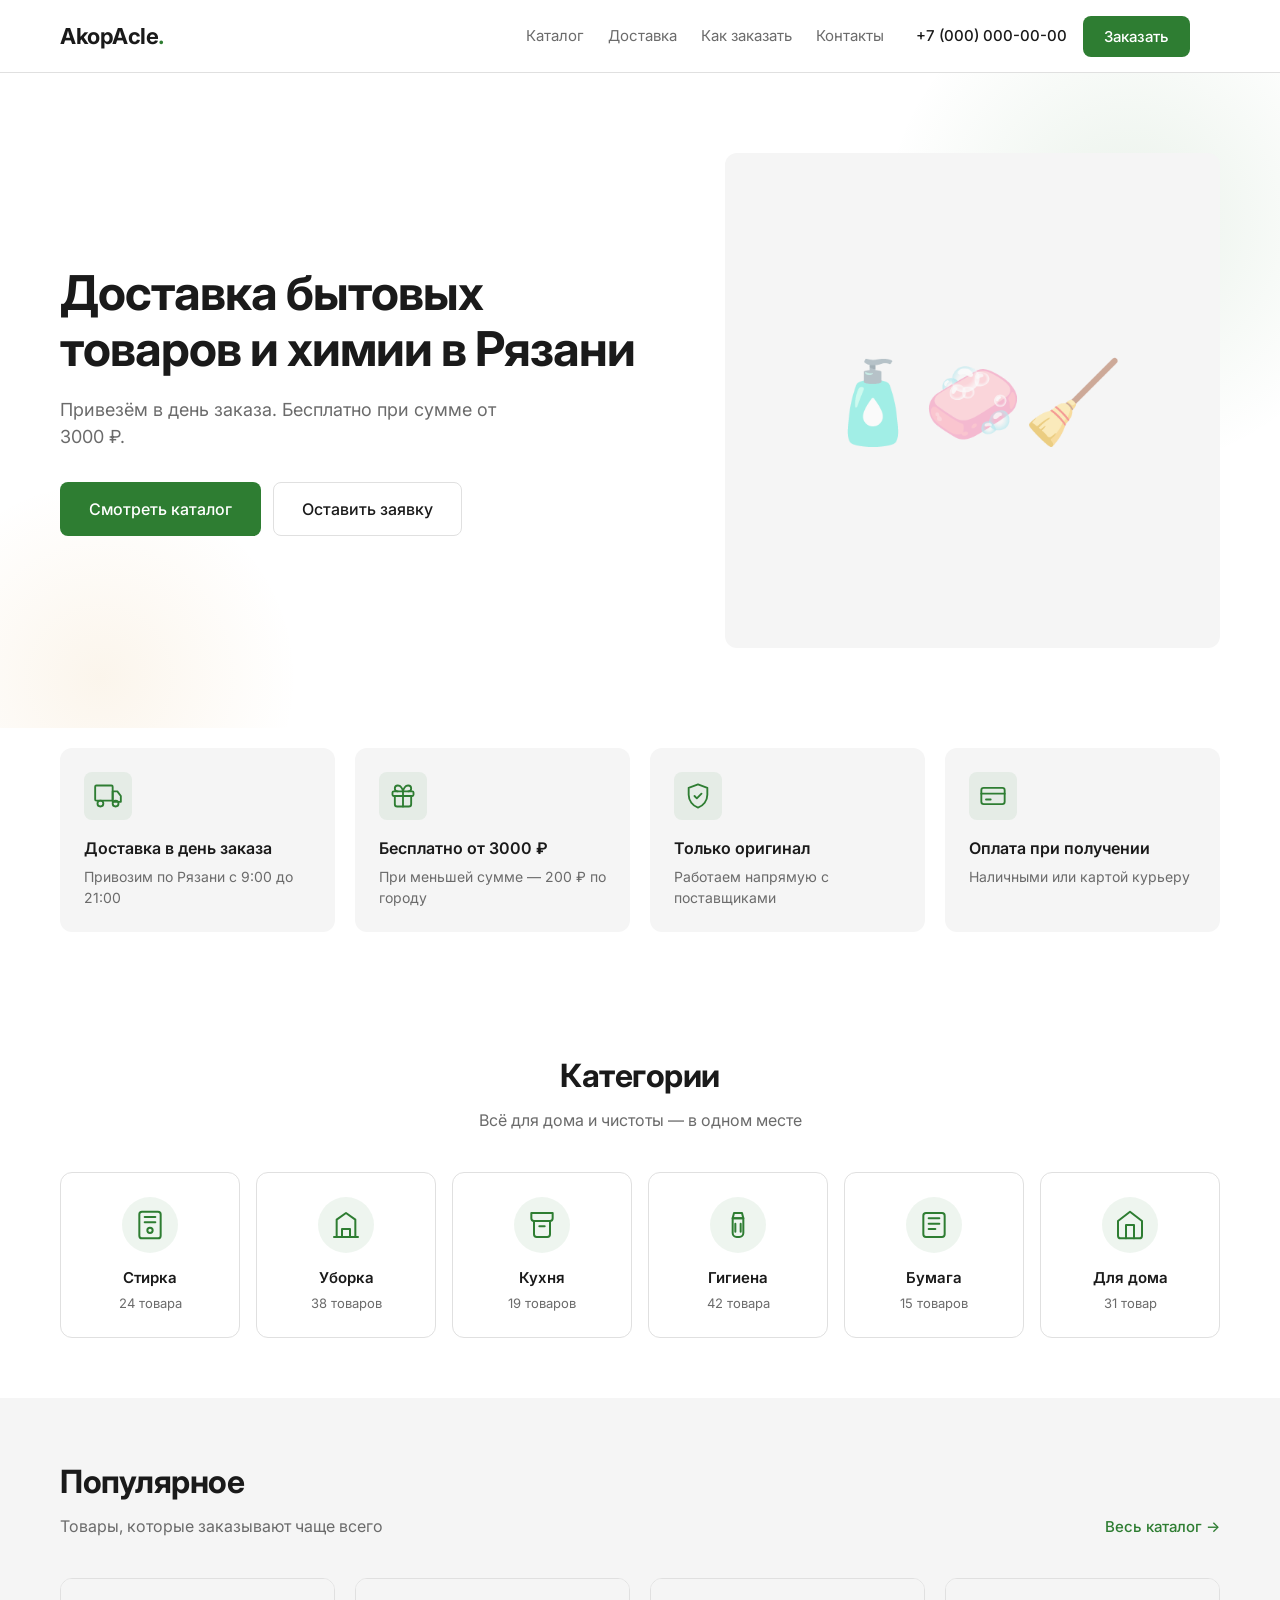
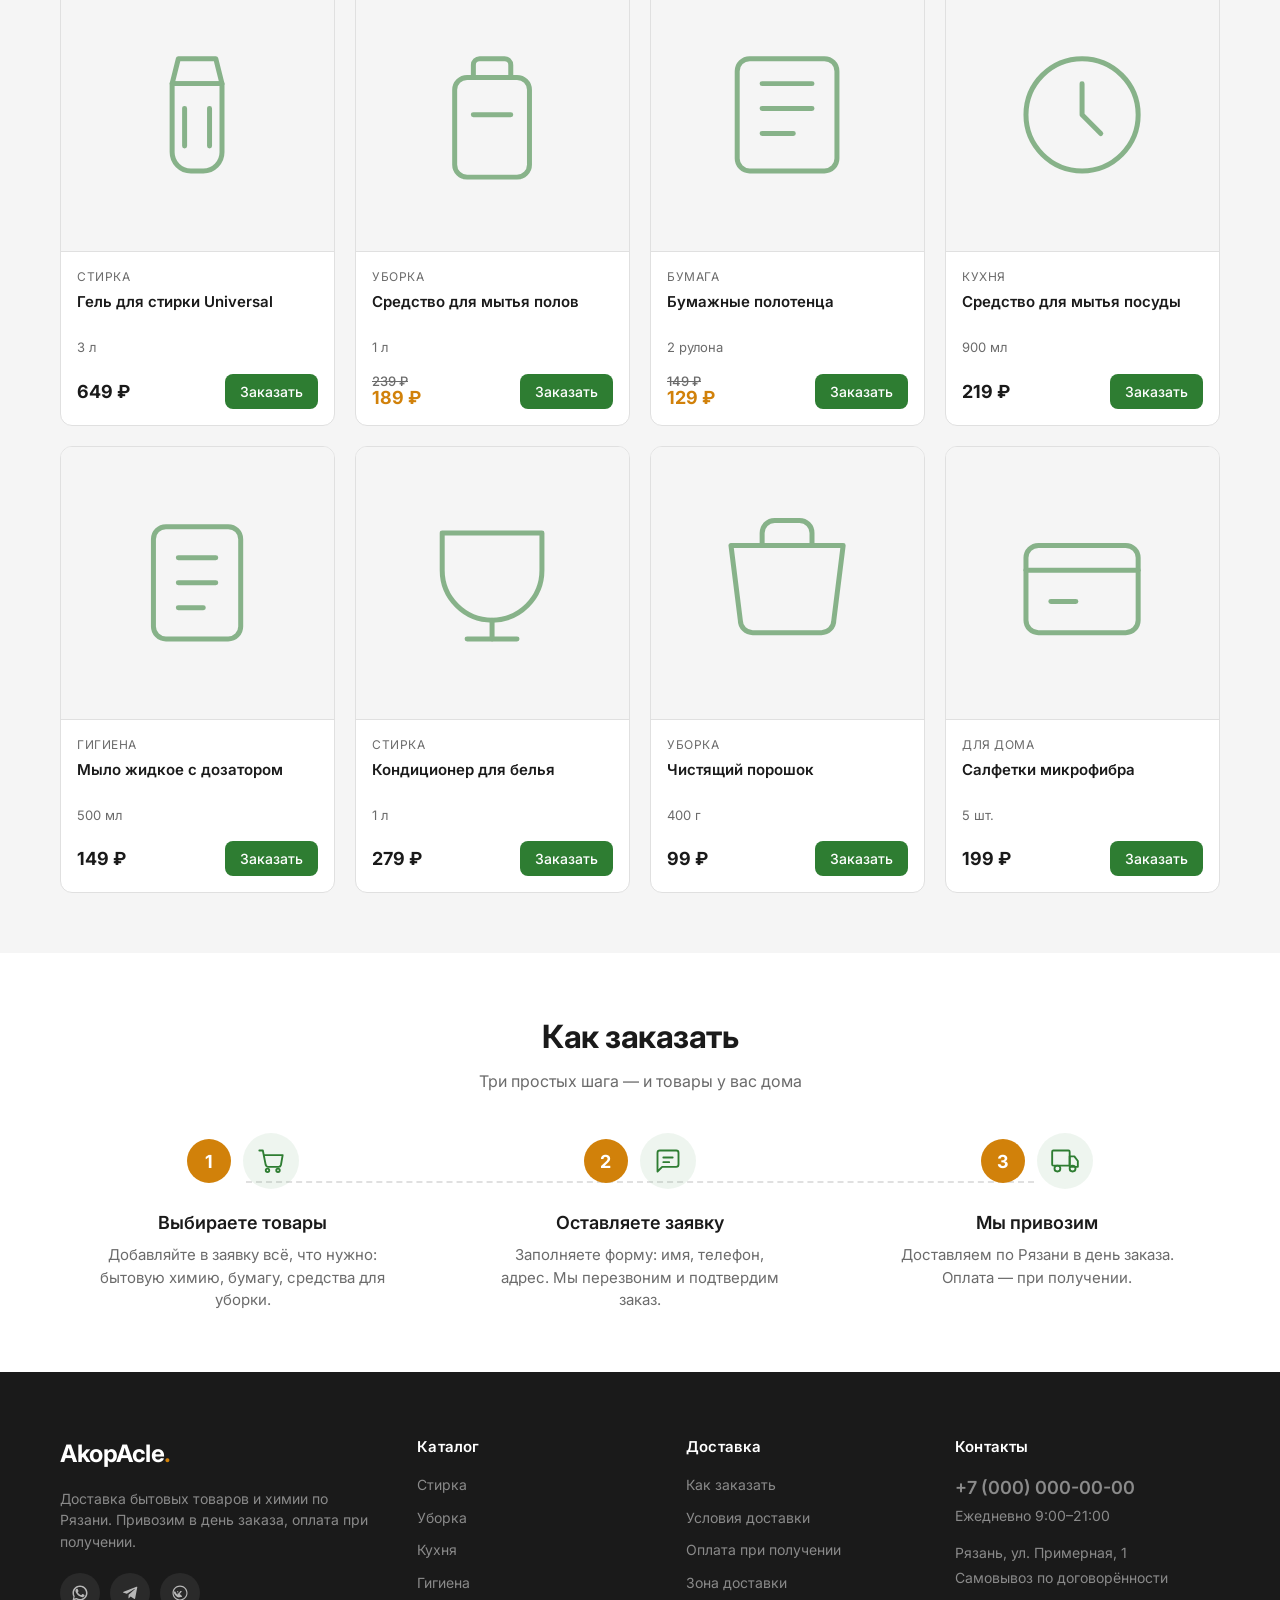
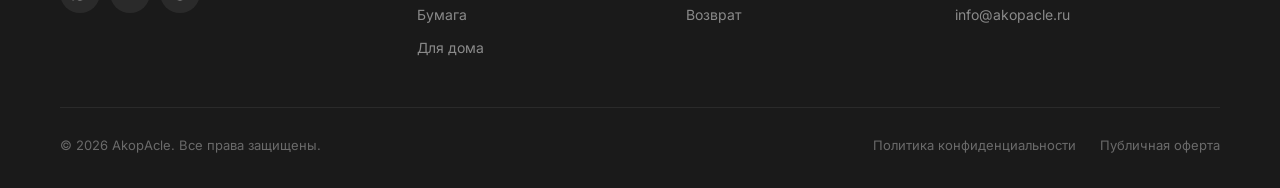
<file: index.html>
<!DOCTYPE html>
<html lang="ru">
<head>
  <meta charset="UTF-8">
  <meta name="viewport" content="width=device-width, initial-scale=1.0">
  <title>AkopAcle — доставка бытовых товаров и химии в Рязани</title>
  <link rel="preconnect" href="https://fonts.googleapis.com">
  <link rel="preconnect" href="https://fonts.gstatic.com" crossorigin>
  <link href="https://fonts.googleapis.com/css2?family=Inter:wght@400;500;600;700&display=swap" rel="stylesheet">
  <link rel="stylesheet" href="css/styles.css">
</head>
<body>

  <!-- ========== ШАПКА ========== -->
  <header class="header">
    <div class="container header__inner">
      <a href="#" class="logo">AkopAcle</a>

      <nav class="nav">
        <a href="catalog.html">Каталог</a>
        <a href="#delivery">Доставка</a>
        <a href="#how">Как заказать</a>
        <a href="#contacts">Контакты</a>
      </nav>

      <div class="header__right">
        <a href="tel:+70000000000" class="phone">+7 (000) 000-00-00</a>
        <button class="btn btn--primary" data-open-form>Заказать</button>
        <span class="pulse-dot" aria-hidden="true"></span>

        <button class="burger" type="button" aria-label="Меню" aria-expanded="false" id="burger">
          <span></span>
          <span></span>
          <span></span>
        </button>
      </div>
    </div>

    <div class="mobile-menu" id="mobile-menu">
      <nav class="mobile-menu__nav">
        <a href="catalog.html">Каталог</a>
        <a href="#delivery">Доставка</a>
        <a href="#how">Как заказать</a>
        <a href="#contacts">Контакты</a>
      </nav>
      <div class="mobile-menu__footer">
        <a href="tel:+70000000000" class="mobile-menu__phone">+7 (000) 000-00-00</a>
        <button class="btn btn--primary btn--block" data-open-form>Заказать</button>
      </div>
    </div>

    <div class="mobile-menu__overlay" id="mobile-menu-overlay"></div>
  </header>

  <!-- ========== БАННЕР ========== -->
  <section class="hero">
    <div class="container hero__inner">
      <div class="hero__text">
        <h1>Доставка бытовых товаров и химии в Рязани</h1>
        <p>Привезём в день заказа. Бесплатно при сумме от 3000 ₽.</p>
        <div class="hero__actions">
          <a href="#catalog" class="btn btn--primary btn--lg">Смотреть каталог</a>
          <button class="btn btn--ghost btn--lg" data-open-form>Оставить заявку</button>
        </div>
      </div>
      <div class="hero__image" aria-hidden="true"></div>
    </div>
  </section>

  <!-- ========== ПРЕИМУЩЕСТВА ========== -->
  <section class="features">
    <div class="container features__grid">

      <div class="feature reveal">
        <div class="feature__icon">
          <svg width="28" height="28" viewBox="0 0 24 24" fill="none" stroke="currentColor" stroke-width="1.6" stroke-linecap="round" stroke-linejoin="round">
            <rect x="1" y="3" width="15" height="13" rx="1"/>
            <path d="M16 8h4l3 4v5h-7V8z"/>
            <circle cx="5.5" cy="18.5" r="2.5"/>
            <circle cx="18.5" cy="18.5" r="2.5"/>
          </svg>
        </div>
        <h3>Доставка в день заказа</h3>
        <p>Привозим по Рязани с 9:00 до 21:00</p>
      </div>

      <div class="feature reveal reveal--d1">
        <div class="feature__icon">
          <svg width="28" height="28" viewBox="0 0 24 24" fill="none" stroke="currentColor" stroke-width="1.6" stroke-linecap="round" stroke-linejoin="round">
            <rect x="3" y="8" width="18" height="4" rx="1"/>
            <path d="M12 8v13"/>
            <path d="M19 12v7a2 2 0 0 1-2 2H7a2 2 0 0 1-2-2v-7"/>
            <path d="M7.5 8a2.5 2.5 0 0 1 0-5C11 3 12 8 12 8s1-5 4.5-5a2.5 2.5 0 0 1 0 5"/>
          </svg>
        </div>
        <h3>Бесплатно от 3000 ₽</h3>
        <p>При меньшей сумме — 200 ₽ по городу</p>
      </div>

      <div class="feature reveal reveal--d2">
        <div class="feature__icon">
          <svg width="28" height="28" viewBox="0 0 24 24" fill="none" stroke="currentColor" stroke-width="1.6" stroke-linecap="round" stroke-linejoin="round">
            <path d="M12 2 4 5v6c0 5 3.4 9.4 8 11 4.6-1.6 8-6 8-11V5l-8-3z"/>
            <path d="m9 12 2 2 4-4"/>
          </svg>
        </div>
        <h3>Только оригинал</h3>
        <p>Работаем напрямую с поставщиками</p>
      </div>

      <div class="feature reveal reveal--d3">
        <div class="feature__icon">
          <svg width="28" height="28" viewBox="0 0 24 24" fill="none" stroke="currentColor" stroke-width="1.6" stroke-linecap="round" stroke-linejoin="round">
            <rect x="2" y="5" width="20" height="14" rx="2"/>
            <path d="M2 10h20"/>
            <path d="M6 15h4"/>
          </svg>
        </div>
        <h3>Оплата при получении</h3>
        <p>Наличными или картой курьеру</p>
      </div>

    </div>
  </section>

  <!-- ========== КАТЕГОРИИ ========== -->
  <section class="categories" id="catalog">
    <div class="container">
      <div class="section-head">
        <h2>Категории</h2>
        <p>Всё для дома и чистоты — в одном месте</p>
      </div>

      <div class="categories__grid">

        <a href="#" class="category reveal">
          <div class="category__icon">
            <svg width="32" height="32" viewBox="0 0 24 24" fill="none" stroke="currentColor" stroke-width="1.5" stroke-linecap="round" stroke-linejoin="round">
              <rect x="4" y="2" width="16" height="20" rx="2"/>
              <path d="M8 6h8"/>
              <path d="M8 10h8"/>
              <circle cx="12" cy="16" r="2"/>
            </svg>
          </div>
          <h3>Стирка</h3>
          <span>24 товара</span>
        </a>

        <a href="#" class="category reveal reveal--d1">
          <div class="category__icon">
            <svg width="32" height="32" viewBox="0 0 24 24" fill="none" stroke="currentColor" stroke-width="1.5" stroke-linecap="round" stroke-linejoin="round">
              <path d="M3 21h18"/>
              <path d="M5 21V8l7-5 7 5v13"/>
              <path d="M9 21v-6h6v6"/>
            </svg>
          </div>
          <h3>Уборка</h3>
          <span>38 товаров</span>
        </a>

        <a href="#" class="category reveal reveal--d2">
          <div class="category__icon">
            <svg width="32" height="32" viewBox="0 0 24 24" fill="none" stroke="currentColor" stroke-width="1.5" stroke-linecap="round" stroke-linejoin="round">
              <path d="M4 3h16v4a2 2 0 0 1-2 2H6a2 2 0 0 1-2-2V3z"/>
              <path d="M6 9v10a2 2 0 0 0 2 2h8a2 2 0 0 0 2-2V9"/>
              <path d="M10 13h4"/>
            </svg>
          </div>
          <h3>Кухня</h3>
          <span>19 товаров</span>
        </a>

        <a href="#" class="category reveal reveal--d3">
          <div class="category__icon">
            <svg width="32" height="32" viewBox="0 0 24 24" fill="none" stroke="currentColor" stroke-width="1.5" stroke-linecap="round" stroke-linejoin="round">
              <path d="M9 3h6l1 4H8l1-4z"/>
              <path d="M8 7h8v11a3 3 0 0 1-3 3h-2a3 3 0 0 1-3-3V7z"/>
              <path d="M10 11v6M14 11v6"/>
            </svg>
          </div>
          <h3>Гигиена</h3>
          <span>42 товара</span>
        </a>

        <a href="#" class="category reveal reveal--d4">
          <div class="category__icon">
            <svg width="32" height="32" viewBox="0 0 24 24" fill="none" stroke="currentColor" stroke-width="1.5" stroke-linecap="round" stroke-linejoin="round">
              <rect x="4" y="3" width="16" height="18" rx="2"/>
              <path d="M8 7h8M8 11h8M8 15h5"/>
            </svg>
          </div>
          <h3>Бумага</h3>
          <span>15 товаров</span>
        </a>

        <a href="#" class="category reveal reveal--d5">
          <div class="category__icon">
            <svg width="32" height="32" viewBox="0 0 24 24" fill="none" stroke="currentColor" stroke-width="1.5" stroke-linecap="round" stroke-linejoin="round">
              <path d="M3 9l9-7 9 7v11a2 2 0 0 1-2 2H5a2 2 0 0 1-2-2V9z"/>
              <path d="M9 22V12h6v10"/>
            </svg>
          </div>
          <h3>Для дома</h3>
          <span>31 товар</span>
        </a>

      </div>
    </div>
  </section>

  <!-- ========== ПОПУЛЯРНЫЕ ТОВАРЫ ========== -->
  <section class="products reveal">
    <div class="container">
      <div class="section-head section-head--left">
        <div>
          <h2>Популярное</h2>
          <p>Товары, которые заказывают чаще всего</p>
        </div>
        <a href="#" class="link-more">Весь каталог →</a>
      </div>

      <div class="products__grid">

        <!-- Товар 1 — Хит -->
        <article class="product">
          <div class="product__image">
            <span class="badge badge--hit">Хит</span>
            <svg viewBox="0 0 24 24" fill="none" stroke="currentColor" stroke-width="0.8" stroke-linecap="round" stroke-linejoin="round">
              <path d="M9 3h6l1 4H8l1-4z"/>
              <path d="M8 7h8v11a3 3 0 0 1-3 3h-2a3 3 0 0 1-3-3V7z"/>
              <path d="M10 11v6M14 11v6"/>
            </svg>
          </div>
          <div class="product__body">
            <span class="product__cat">Стирка</span>
            <h3 class="product__title">Гель для стирки Universal</h3>
            <span class="product__volume">3 л</span>
            <div class="product__footer">
              <span class="product__price">649 ₽</span>
              <button class="btn btn--primary btn--sm" data-open-form>Заказать</button>
            </div>
          </div>
        </article>

        <!-- Товар 2 — Скидка -->
        <article class="product">
          <div class="product__image">
            <span class="badge badge--sale">−20%</span>
            <svg viewBox="0 0 24 24" fill="none" stroke="currentColor" stroke-width="0.8" stroke-linecap="round" stroke-linejoin="round">
              <rect x="6" y="6" width="12" height="16" rx="2"/>
              <path d="M9 6V4a1 1 0 0 1 1-1h4a1 1 0 0 1 1 1v2"/>
              <path d="M9 12h6"/>
            </svg>
          </div>
          <div class="product__body">
            <span class="product__cat">Уборка</span>
            <h3 class="product__title">Средство для мытья полов</h3>
            <span class="product__volume">1 л</span>
            <div class="product__footer">
              <div class="product__prices">
                <span class="product__price product__price--old">239 ₽</span>
                <span class="product__price product__price--new">189 ₽</span>
              </div>
              <button class="btn btn--primary btn--sm" data-open-form>Заказать</button>
            </div>
          </div>
        </article>

        <!-- Товар 3 — Скидка -->
        <article class="product">
          <div class="product__image">
            <span class="badge badge--sale">−15%</span>
            <svg viewBox="0 0 24 24" fill="none" stroke="currentColor" stroke-width="0.8" stroke-linecap="round" stroke-linejoin="round">
              <rect x="4" y="3" width="16" height="18" rx="2"/>
              <path d="M8 7h8M8 11h8M8 15h5"/>
            </svg>
          </div>
          <div class="product__body">
            <span class="product__cat">Бумага</span>
            <h3 class="product__title">Бумажные полотенца</h3>
            <span class="product__volume">2 рулона</span>
            <div class="product__footer">
              <div class="product__prices">
                <span class="product__price product__price--old">149 ₽</span>
                <span class="product__price product__price--new">129 ₽</span>
              </div>
              <button class="btn btn--primary btn--sm" data-open-form>Заказать</button>
            </div>
          </div>
        </article>

        <!-- Товар 4 -->
        <article class="product">
          <div class="product__image">
            <svg viewBox="0 0 24 24" fill="none" stroke="currentColor" stroke-width="0.8" stroke-linecap="round" stroke-linejoin="round">
              <circle cx="12" cy="12" r="9"/>
              <path d="M12 7v5l3 3"/>
            </svg>
          </div>
          <div class="product__body">
            <span class="product__cat">Кухня</span>
            <h3 class="product__title">Средство для мытья посуды</h3>
            <span class="product__volume">900 мл</span>
            <div class="product__footer">
              <span class="product__price">219 ₽</span>
              <button class="btn btn--primary btn--sm" data-open-form>Заказать</button>
            </div>
          </div>
        </article>

        <!-- Товар 5 -->
        <article class="product">
          <div class="product__image">
            <svg viewBox="0 0 24 24" fill="none" stroke="currentColor" stroke-width="0.8" stroke-linecap="round" stroke-linejoin="round">
              <rect x="5" y="3" width="14" height="18" rx="2"/>
              <path d="M9 8h6M9 12h6M9 16h4"/>
            </svg>
          </div>
          <div class="product__body">
            <span class="product__cat">Гигиена</span>
            <h3 class="product__title">Мыло жидкое с дозатором</h3>
            <span class="product__volume">500 мл</span>
            <div class="product__footer">
              <span class="product__price">149 ₽</span>
              <button class="btn btn--primary btn--sm" data-open-form>Заказать</button>
            </div>
          </div>
        </article>

        <!-- Товар 6 -->
        <article class="product">
          <div class="product__image">
            <svg viewBox="0 0 24 24" fill="none" stroke="currentColor" stroke-width="0.8" stroke-linecap="round" stroke-linejoin="round">
              <path d="M4 4h16v6a8 8 0 0 1-16 0V4z"/>
              <path d="M12 18v3"/>
              <path d="M8 21h8"/>
            </svg>
          </div>
          <div class="product__body">
            <span class="product__cat">Стирка</span>
            <h3 class="product__title">Кондиционер для белья</h3>
            <span class="product__volume">1 л</span>
            <div class="product__footer">
              <span class="product__price">279 ₽</span>
              <button class="btn btn--primary btn--sm" data-open-form>Заказать</button>
            </div>
          </div>
        </article>

        <!-- Товар 7 -->
        <article class="product">
          <div class="product__image">
            <svg viewBox="0 0 24 24" fill="none" stroke="currentColor" stroke-width="0.8" stroke-linecap="round" stroke-linejoin="round">
              <path d="M3 6h18l-1.5 12a2 2 0 0 1-2 2H6.5a2 2 0 0 1-2-2L3 6z"/>
              <path d="M8 6V4a2 2 0 0 1 2-2h4a2 2 0 0 1 2 2v2"/>
            </svg>
          </div>
          <div class="product__body">
            <span class="product__cat">Уборка</span>
            <h3 class="product__title">Чистящий порошок</h3>
            <span class="product__volume">400 г</span>
            <div class="product__footer">
              <span class="product__price">99 ₽</span>
              <button class="btn btn--primary btn--sm" data-open-form>Заказать</button>
            </div>
          </div>
        </article>

        <!-- Товар 8 -->
        <article class="product">
          <div class="product__image">
            <svg viewBox="0 0 24 24" fill="none" stroke="currentColor" stroke-width="0.8" stroke-linecap="round" stroke-linejoin="round">
              <rect x="3" y="6" width="18" height="14" rx="2"/>
              <path d="M3 10h18"/>
              <path d="M7 15h4"/>
            </svg>
          </div>
          <div class="product__body">
            <span class="product__cat">Для дома</span>
            <h3 class="product__title">Салфетки микрофибра</h3>
            <span class="product__volume">5 шт.</span>
            <div class="product__footer">
              <span class="product__price">199 ₽</span>
              <button class="btn btn--primary btn--sm" data-open-form>Заказать</button>
            </div>
          </div>
        </article>

      </div>
    </div>
  </section>

  <!-- ========== КАК ЗАКАЗАТЬ ========== -->
  <section class="how reveal" id="how">
    <div class="container">
      <div class="section-head">
        <h2>Как заказать</h2>
        <p>Три простых шага — и товары у вас дома</p>
      </div>

      <div class="how__grid">

        <div class="step">
          <div class="step__top">
            <span class="step__num">1</span>
            <div class="step__icon">
              <svg width="28" height="28" viewBox="0 0 24 24" fill="none" stroke="currentColor" stroke-width="1.6" stroke-linecap="round" stroke-linejoin="round">
                <circle cx="9" cy="20" r="1.5"/>
                <circle cx="18" cy="20" r="1.5"/>
                <path d="M2 3h3l2.5 12.5a2 2 0 0 0 2 1.5h9a2 2 0 0 0 2-1.6L22 7H6"/>
              </svg>
            </div>
          </div>
          <h3>Выбираете товары</h3>
          <p>Добавляйте в заявку всё, что нужно: бытовую химию, бумагу, средства для уборки.</p>
        </div>

        <div class="step">
          <div class="step__top">
            <span class="step__num">2</span>
            <div class="step__icon">
              <svg width="28" height="28" viewBox="0 0 24 24" fill="none" stroke="currentColor" stroke-width="1.6" stroke-linecap="round" stroke-linejoin="round">
                <path d="M21 15a2 2 0 0 1-2 2H7l-4 4V5a2 2 0 0 1 2-2h14a2 2 0 0 1 2 2z"/>
                <path d="M8 9h8M8 13h5"/>
              </svg>
            </div>
          </div>
          <h3>Оставляете заявку</h3>
          <p>Заполняете форму: имя, телефон, адрес. Мы перезвоним и подтвердим заказ.</p>
        </div>

        <div class="step">
          <div class="step__top">
            <span class="step__num">3</span>
            <div class="step__icon">
              <svg width="28" height="28" viewBox="0 0 24 24" fill="none" stroke="currentColor" stroke-width="1.6" stroke-linecap="round" stroke-linejoin="round">
                <rect x="1" y="3" width="15" height="13" rx="1"/>
                <path d="M16 8h4l3 4v5h-7V8z"/>
                <circle cx="5.5" cy="18.5" r="2.5"/>
                <circle cx="18.5" cy="18.5" r="2.5"/>
              </svg>
            </div>
          </div>
          <h3>Мы привозим</h3>
          <p>Доставляем по Рязани в день заказа. Оплата — при получении.</p>
        </div>

      </div>
    </div>
  </section>

  <!-- ========== МОДАЛЬНАЯ ФОРМА ЗАКАЗА ========== -->
  <div class="modal" id="order-modal" aria-hidden="true">
    <div class="modal__overlay" data-close-modal></div>

    <div class="modal__dialog" role="dialog" aria-modal="true" aria-labelledby="modal-title">
      <button class="modal__close" type="button" aria-label="Закрыть" data-close-modal>
        <svg width="20" height="20" viewBox="0 0 24 24" fill="none" stroke="currentColor" stroke-width="1.8" stroke-linecap="round">
          <path d="M18 6 6 18M6 6l12 12"/>
        </svg>
      </button>

      <div class="modal__head">
        <h2 id="modal-title">Оформление заказа</h2>
        <p>Заполните форму — мы перезвоним и подтвердим заказ</p>
      </div>

      <div class="modal__cart" id="modal-cart" hidden>
        <span class="modal__cart-label">Ваш заказ:</span>
        <ul class="modal__cart-list" id="modal-cart-list"></ul>
        <div class="modal__cart-total">
          <span>Итого:</span>
          <strong id="modal-cart-total">0 ₽</strong>
        </div>
      </div>

      <form class="modal__form" id="order-form" novalidate>
        <div class="field">
          <label for="order-name">Имя *</label>
          <input type="text" id="order-name" name="name" placeholder="Как к вам обращаться" required>
        </div>

        <div class="field">
          <label for="order-phone">Телефон *</label>
          <input type="tel" id="order-phone" name="phone" placeholder="+7 (___) ___-__-__" required>
        </div>

        <div class="field">
          <label for="order-address">Адрес доставки *</label>
          <input type="text" id="order-address" name="address" placeholder="Город, улица, дом, квартира" required>
        </div>

        <div class="field">
          <label for="order-comment">Комментарий</label>
          <textarea id="order-comment" name="comment" rows="3" placeholder="Подъезд, этаж, пожелания к доставке"></textarea>
        </div>

        <div class="modal__note">
          <svg width="16" height="16" viewBox="0 0 24 24" fill="none" stroke="currentColor" stroke-width="1.6" stroke-linecap="round" stroke-linejoin="round">
            <rect x="1" y="3" width="15" height="13" rx="1"/>
            <path d="M16 8h4l3 4v5h-7V8z"/>
            <circle cx="5.5" cy="18.5" r="2.5"/>
            <circle cx="18.5" cy="18.5" r="2.5"/>
          </svg>
          <span>Доставка бесплатно при заказе от 3000 ₽. При меньшей сумме — 200 ₽ по Рязани.</span>
        </div>

        <button type="submit" class="btn btn--warm btn--lg btn--block">Оформить заказ</button>

        <p class="modal__policy">
          Нажимая кнопку, вы соглашаетесь с обработкой персональных данных
        </p>
      </form>

      <div class="modal__success" id="order-success" hidden>
        <div class="modal__success-icon">
          <svg width="48" height="48" viewBox="0 0 24 24" fill="none" stroke="currentColor" stroke-width="1.5" stroke-linecap="round" stroke-linejoin="round">
            <circle cx="12" cy="12" r="10"/>
            <path d="m8 12 3 3 5-5"/>
          </svg>
        </div>
        <h3>Заявка отправлена!</h3>
        <p>Мы перезвоним в течение 15 минут, чтобы подтвердить заказ.</p>
        <button type="button" class="btn btn--ghost btn--block" data-close-modal>Закрыть</button>
      </div>
    </div>
  </div>

  <!-- ========== ПОДВАЛ ========== -->
  <footer class="footer" id="contacts">
    <div class="container">

      <div class="footer__grid">

        <div class="footer__col">
          <a href="#" class="footer__logo">AkopAcle</a>
          <p class="footer__about">
            Доставка бытовых товаров и химии по Рязани. Привозим в день заказа, оплата при получении.
          </p>
          <div class="footer__socials">
            <a href="#" aria-label="WhatsApp" class="footer__social">
              <svg width="18" height="18" viewBox="0 0 24 24" fill="currentColor">
                <path d="M17.5 14.4c-.3-.15-1.75-.86-2.02-.96-.27-.1-.47-.15-.67.15-.2.3-.77.96-.94 1.16-.17.2-.35.22-.65.07-.3-.15-1.27-.47-2.42-1.49-.9-.8-1.5-1.79-1.68-2.09-.17-.3-.02-.46.13-.61.13-.13.3-.35.45-.52.15-.17.2-.3.3-.5.1-.2.05-.37-.02-.52-.08-.15-.67-1.6-.92-2.2-.24-.58-.49-.5-.67-.5-.17 0-.37-.03-.57-.03s-.52.07-.8.37c-.27.3-1.04 1.02-1.04 2.48 0 1.46 1.07 2.88 1.22 3.08.15.2 2.1 3.2 5.08 4.49.71.31 1.26.49 1.7.63.71.23 1.36.2 1.87.12.57-.09 1.75-.72 2-1.41.25-.7.25-1.29.17-1.41-.07-.13-.27-.2-.57-.35z"/>
                <path d="M12 2C6.48 2 2 6.48 2 12c0 1.77.46 3.43 1.27 4.87L2 22l5.27-1.38A9.94 9.94 0 0 0 12 22c5.52 0 10-4.48 10-10S17.52 2 12 2zm0 18c-1.6 0-3.1-.44-4.4-1.2l-.3-.18-3.13.82.83-3.05-.2-.32A7.94 7.94 0 0 1 4 12c0-4.41 3.59-8 8-8s8 3.59 8 8-3.59 8-8 8z"/>
              </svg>
            </a>
            <a href="#" aria-label="Telegram" class="footer__social">
              <svg width="18" height="18" viewBox="0 0 24 24" fill="currentColor">
                <path d="M21.7 4.3 18.9 19c-.2 1-.8 1.2-1.6.7l-4.4-3.2-2.1 2c-.2.2-.4.4-.9.4l.3-4.5 8.2-7.4c.4-.3-.1-.5-.6-.2l-10 6.3-4.4-1.4c-.9-.3-1-.9.2-1.4l17-6.6c.8-.3 1.4.2 1.1 1.6z"/>
              </svg>
            </a>
            <a href="#" aria-label="ВКонтакте" class="footer__social">
              <svg width="18" height="18" viewBox="0 0 24 24" fill="currentColor">
                <path d="M12.8 17.4h1.4c.4 0 .5-.3.5-.6 0-.6-.8-1.6-1.8-2.4-.8-.7-1.4-1-1.4-1 .1-.2.9-.9 1.5-1.7.9-1.1 1.5-2.1 1.3-2.4h-1.6c-.3 0-.4.2-.6.5-.6 1.2-1.5 2.6-2.1 2.9-.2.1-.4.2-.4-.1V9.6c0-.3-.1-.4-.4-.4H8.5c-.2 0-.3.2-.3.4 0 .5.7.6.8 1.8v2.1c0 .4-.1.5-.3.5-.7 0-2-1.7-2.8-3.6-.2-.4-.3-.5-.7-.5H3.6c-.4 0-.5.2-.4.5.5 1.9 2.4 5.5 5 6.9 2.2 1.2 4.6.1 4.6.1z"/>
                <path d="M12 2C6.48 2 2 6.48 2 12s4.48 10 10 10 10-4.48 10-10S17.52 2 12 2zm0 18.5c-4.7 0-8.5-3.8-8.5-8.5S7.3 3.5 12 3.5s8.5 3.8 8.5 8.5-3.8 8.5-8.5 8.5z"/>
              </svg>
            </a>
          </div>
        </div>

        <div class="footer__col">
          <h4>Каталог</h4>
          <ul class="footer__links">
            <li><a href="#catalog">Стирка</a></li>
            <li><a href="#catalog">Уборка</a></li>
            <li><a href="#catalog">Кухня</a></li>
            <li><a href="#catalog">Гигиена</a></li>
            <li><a href="#catalog">Бумага</a></li>
            <li><a href="#catalog">Для дома</a></li>
          </ul>
        </div>

        <div class="footer__col">
          <h4>Доставка</h4>
          <ul class="footer__links">
            <li><a href="#how">Как заказать</a></li>
            <li><a href="#">Условия доставки</a></li>
            <li><a href="#">Оплата при получении</a></li>
            <li><a href="#">Зона доставки</a></li>
            <li><a href="#">Возврат</a></li>
          </ul>
        </div>

        <div class="footer__col">
          <h4>Контакты</h4>
          <ul class="footer__contacts">
            <li>
              <a href="tel:+70000000000" class="footer__phone">+7 (000) 000-00-00</a>
              <span>Ежедневно 9:00–21:00</span>
            </li>
            <li>
              <span>Рязань, ул. Примерная, 1</span>
              <span>Самовывоз по договорённости</span>
            </li>
            <li>
              <a href="mailto:info@akopacle.ru">info@akopacle.ru</a>
            </li>
          </ul>
        </div>

      </div>

      <div class="footer__bottom">
        <span>© 2026 AkopAcle. Все права защищены.</span>
        <div class="footer__bottom-links">
          <a href="#">Политика конфиденциальности</a>
          <a href="#">Публичная оферта</a>
        </div>
      </div>

    </div>
  </footer>

  <script src="js/main.js"></script>
</body>
</html>
</file>
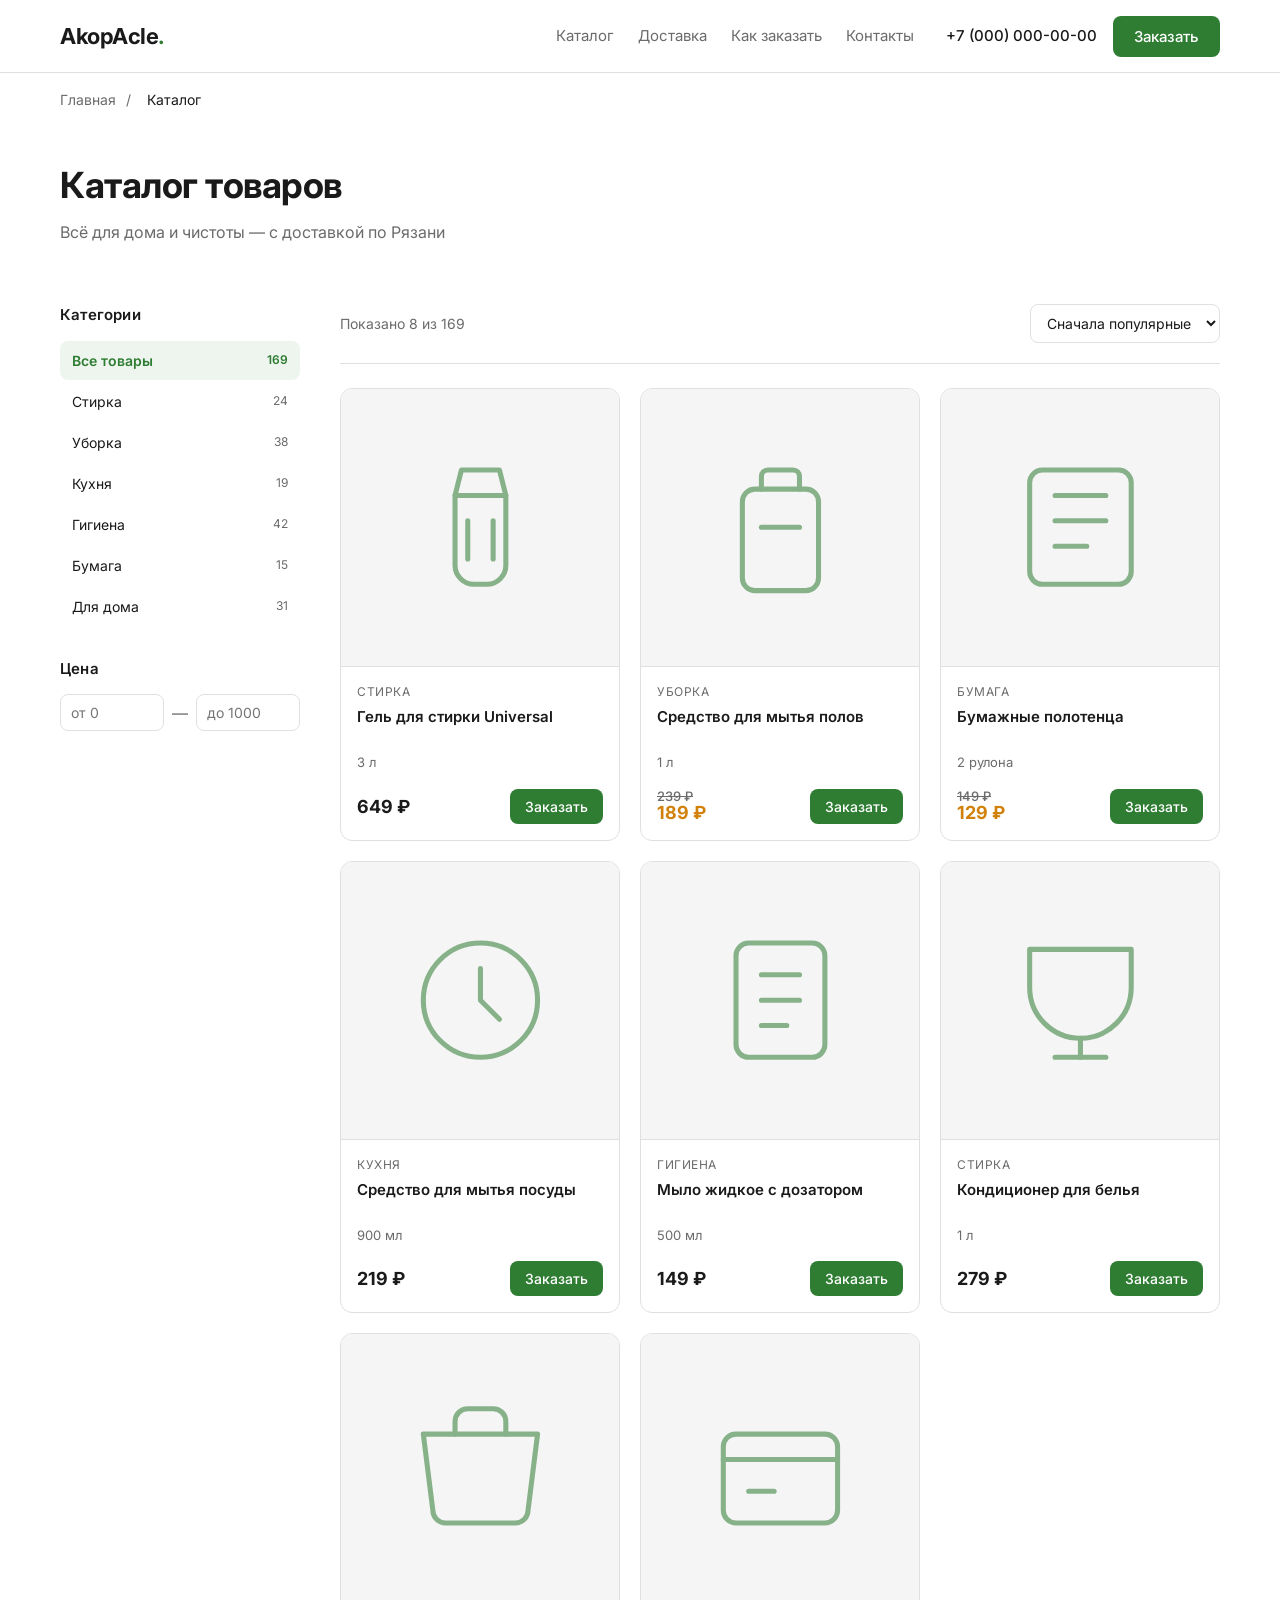
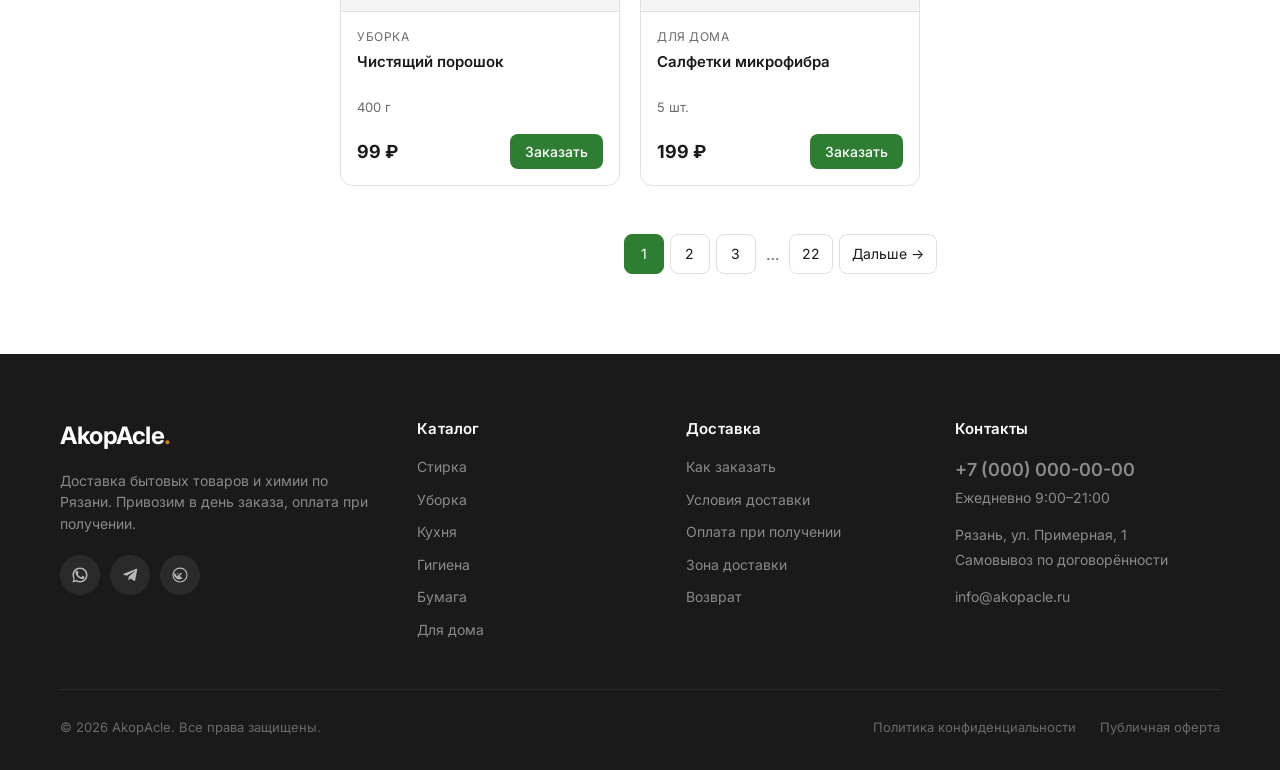
<file: catalog.html>
<!DOCTYPE html>
<html lang="ru">
<head>
  <meta charset="UTF-8">
  <meta name="viewport" content="width=device-width, initial-scale=1.0">
  <title>Каталог — AkopAcle</title>
  <link rel="preconnect" href="https://fonts.googleapis.com">
  <link rel="preconnect" href="https://fonts.gstatic.com" crossorigin>
  <link href="https://fonts.googleapis.com/css2?family=Inter:wght@400;500;600;700&display=swap" rel="stylesheet">
  <link rel="stylesheet" href="css/styles.css">
</head>
<body>

  <!-- ========== ШАПКА (скопировать из index.html) ========== -->
  <header class="header">
    <div class="container header__inner">
      <a href="index.html" class="logo">AkopAcle</a>

      <nav class="nav">
        <a href="catalog.html">Каталог</a>
        <a href="#delivery">Доставка</a>
        <a href="#how">Как заказать</a>
        <a href="#contacts">Контакты</a>
      </nav>

      <div class="header__right">
        <a href="tel:+70000000000" class="phone">+7 (000) 000-00-00</a>
        <button class="btn btn--primary" data-open-form>Заказать</button>
        <button class="burger" type="button" aria-label="Меню" aria-expanded="false" id="burger">
          <span></span><span></span><span></span>
        </button>
      </div>
    </div>

    <div class="mobile-menu" id="mobile-menu">
      <nav class="mobile-menu__nav">
        <a href="catalog.html">Каталог</a>
        <a href="#delivery">Доставка</a>
        <a href="#how">Как заказать</a>
        <a href="#contacts">Контакты</a>
      </nav>
      <div class="mobile-menu__footer">
        <a href="tel:+70000000000" class="mobile-menu__phone">+7 (000) 000-00-00</a>
        <button class="btn btn--primary btn--block" data-open-form>Заказать</button>
      </div>
    </div>
    <div class="mobile-menu__overlay" id="mobile-menu-overlay"></div>
  </header>

  <!-- ========== ХЛЕБНЫЕ КРОШКИ ========== -->
  <div class="breadcrumbs">
    <div class="container">
      <a href="index.html">Главная</a>
      <span>/</span>
      <span class="breadcrumbs__current">Каталог</span>
    </div>
  </div>

  <!-- ========== ЗАГОЛОВОК ========== -->
  <section class="page-head">
    <div class="container">
      <h1>Каталог товаров</h1>
      <p>Всё для дома и чистоты — с доставкой по Рязани</p>
    </div>
  </section>

  <!-- ========== КАТАЛОГ ========== -->
  <section class="catalog">
    <div class="container catalog__inner">

      <!-- Сайдбар -->
      <aside class="catalog__sidebar">
        <div class="filter">
          <h3 class="filter__title">Категории</h3>
          <ul class="filter__list">
            <li><a href="#" class="is-active">Все товары <span>169</span></a></li>
            <li><a href="#">Стирка <span>24</span></a></li>
            <li><a href="#">Уборка <span>38</span></a></li>
            <li><a href="#">Кухня <span>19</span></a></li>
            <li><a href="#">Гигиена <span>42</span></a></li>
            <li><a href="#">Бумага <span>15</span></a></li>
            <li><a href="#">Для дома <span>31</span></a></li>
          </ul>
        </div>

        <div class="filter">
          <h3 class="filter__title">Цена</h3>
          <div class="filter__price">
            <input type="number" placeholder="от 0" min="0">
            <span>—</span>
            <input type="number" placeholder="до 1000" min="0">
          </div>
        </div>
      </aside>

      <!-- Товары -->
      <div class="catalog__main">
        <div class="catalog__toolbar">
          <span class="catalog__count">Показано 8 из 169</span>
          <select class="catalog__sort">
            <option>Сначала популярные</option>
            <option>Сначала дешёвые</option>
            <option>Сначала дорогие</option>
            <option>По названию</option>
          </select>
        </div>

        <div class="products__grid products__grid--catalog">

          <!-- Товар 1 -->
          <article class="product">
            <div class="product__image">
              <span class="badge badge--hit">Хит</span>
              <svg viewBox="0 0 24 24" fill="none" stroke="currentColor" stroke-width="0.8" stroke-linecap="round" stroke-linejoin="round">
                <path d="M9 3h6l1 4H8l1-4z"/>
                <path d="M8 7h8v11a3 3 0 0 1-3 3h-2a3 3 0 0 1-3-3V7z"/>
                <path d="M10 11v6M14 11v6"/>
              </svg>
            </div>
            <div class="product__body">
              <span class="product__cat">Стирка</span>
              <h3 class="product__title">Гель для стирки Universal</h3>
              <span class="product__volume">3 л</span>
              <div class="product__footer">
                <span class="product__price">649 ₽</span>
                <button class="btn btn--primary btn--sm" data-open-form>Заказать</button>
              </div>
            </div>
          </article>

          <!-- Товар 2 -->
          <article class="product">
            <div class="product__image">
              <span class="badge badge--sale">−20%</span>
              <svg viewBox="0 0 24 24" fill="none" stroke="currentColor" stroke-width="0.8" stroke-linecap="round" stroke-linejoin="round">
                <rect x="6" y="6" width="12" height="16" rx="2"/>
                <path d="M9 6V4a1 1 0 0 1 1-1h4a1 1 0 0 1 1 1v2"/>
                <path d="M9 12h6"/>
              </svg>
            </div>
            <div class="product__body">
              <span class="product__cat">Уборка</span>
              <h3 class="product__title">Средство для мытья полов</h3>
              <span class="product__volume">1 л</span>
              <div class="product__footer">
                <div class="product__prices">
                  <span class="product__price product__price--old">239 ₽</span>
                  <span class="product__price product__price--new">189 ₽</span>
                </div>
                <button class="btn btn--primary btn--sm" data-open-form>Заказать</button>
              </div>
            </div>
          </article>

          <!-- Товар 3 -->
          <article class="product">
            <div class="product__image">
              <span class="badge badge--sale">−15%</span>
              <svg viewBox="0 0 24 24" fill="none" stroke="currentColor" stroke-width="0.8" stroke-linecap="round" stroke-linejoin="round">
                <rect x="4" y="3" width="16" height="18" rx="2"/>
                <path d="M8 7h8M8 11h8M8 15h5"/>
              </svg>
            </div>
            <div class="product__body">
              <span class="product__cat">Бумага</span>
              <h3 class="product__title">Бумажные полотенца</h3>
              <span class="product__volume">2 рулона</span>
              <div class="product__footer">
                <div class="product__prices">
                  <span class="product__price product__price--old">149 ₽</span>
                  <span class="product__price product__price--new">129 ₽</span>
                </div>
                <button class="btn btn--primary btn--sm" data-open-form>Заказать</button>
              </div>
            </div>
          </article>

          <!-- Товар 4 -->
          <article class="product">
            <div class="product__image">
              <svg viewBox="0 0 24 24" fill="none" stroke="currentColor" stroke-width="0.8" stroke-linecap="round" stroke-linejoin="round">
                <circle cx="12" cy="12" r="9"/>
                <path d="M12 7v5l3 3"/>
              </svg>
            </div>
            <div class="product__body">
              <span class="product__cat">Кухня</span>
              <h3 class="product__title">Средство для мытья посуды</h3>
              <span class="product__volume">900 мл</span>
              <div class="product__footer">
                <span class="product__price">219 ₽</span>
                <button class="btn btn--primary btn--sm" data-open-form>Заказать</button>
              </div>
            </div>
          </article>

          <!-- Товар 5 -->
          <article class="product">
            <div class="product__image">
              <svg viewBox="0 0 24 24" fill="none" stroke="currentColor" stroke-width="0.8" stroke-linecap="round" stroke-linejoin="round">
                <rect x="5" y="3" width="14" height="18" rx="2"/>
                <path d="M9 8h6M9 12h6M9 16h4"/>
              </svg>
            </div>
            <div class="product__body">
              <span class="product__cat">Гигиена</span>
              <h3 class="product__title">Мыло жидкое с дозатором</h3>
              <span class="product__volume">500 мл</span>
              <div class="product__footer">
                <span class="product__price">149 ₽</span>
                <button class="btn btn--primary btn--sm" data-open-form>Заказать</button>
              </div>
            </div>
          </article>

          <!-- Товар 6 -->
          <article class="product">
            <div class="product__image">
              <svg viewBox="0 0 24 24" fill="none" stroke="currentColor" stroke-width="0.8" stroke-linecap="round" stroke-linejoin="round">
                <path d="M4 4h16v6a8 8 0 0 1-16 0V4z"/>
                <path d="M12 18v3"/>
                <path d="M8 21h8"/>
              </svg>
            </div>
            <div class="product__body">
              <span class="product__cat">Стирка</span>
              <h3 class="product__title">Кондиционер для белья</h3>
              <span class="product__volume">1 л</span>
              <div class="product__footer">
                <span class="product__price">279 ₽</span>
                <button class="btn btn--primary btn--sm" data-open-form>Заказать</button>
              </div>
            </div>
          </article>

          <!-- Товар 7 -->
          <article class="product">
            <div class="product__image">
              <svg viewBox="0 0 24 24" fill="none" stroke="currentColor" stroke-width="0.8" stroke-linecap="round" stroke-linejoin="round">
                <path d="M3 6h18l-1.5 12a2 2 0 0 1-2 2H6.5a2 2 0 0 1-2-2L3 6z"/>
                <path d="M8 6V4a2 2 0 0 1 2-2h4a2 2 0 0 1 2 2v2"/>
              </svg>
            </div>
            <div class="product__body">
              <span class="product__cat">Уборка</span>
              <h3 class="product__title">Чистящий порошок</h3>
              <span class="product__volume">400 г</span>
              <div class="product__footer">
                <span class="product__price">99 ₽</span>
                <button class="btn btn--primary btn--sm" data-open-form>Заказать</button>
              </div>
            </div>
          </article>

          <!-- Товар 8 -->
          <article class="product">
            <div class="product__image">
              <svg viewBox="0 0 24 24" fill="none" stroke="currentColor" stroke-width="0.8" stroke-linecap="round" stroke-linejoin="round">
                <rect x="3" y="6" width="18" height="14" rx="2"/>
                <path d="M3 10h18"/>
                <path d="M7 15h4"/>
              </svg>
            </div>
            <div class="product__body">
              <span class="product__cat">Для дома</span>
              <h3 class="product__title">Салфетки микрофибра</h3>
              <span class="product__volume">5 шт.</span>
              <div class="product__footer">
                <span class="product__price">199 ₽</span>
                <button class="btn btn--primary btn--sm" data-open-form>Заказать</button>
              </div>
            </div>
          </article>

        </div>

        <!-- Пагинация -->
        <nav class="pagination">
          <a href="#" class="pagination__item is-active">1</a>
          <a href="#" class="pagination__item">2</a>
          <a href="#" class="pagination__item">3</a>
          <span class="pagination__dots">…</span>
          <a href="#" class="pagination__item">22</a>
          <a href="#" class="pagination__next">Дальше →</a>
        </nav>
      </div>

    </div>
  </section>

  <!-- ========== ПОДВАЛ (скопировать из index.html) ========== -->
  <footer class="footer" id="contacts">
    <div class="container">
      <div class="footer__grid">
        <div class="footer__col">
          <a href="index.html" class="footer__logo">AkopAcle</a>
          <p class="footer__about">Доставка бытовых товаров и химии по Рязани. Привозим в день заказа, оплата при получении.</p>
          <div class="footer__socials">
            <a href="#" aria-label="WhatsApp" class="footer__social"><svg width="18" height="18" viewBox="0 0 24 24" fill="currentColor"><path d="M17.5 14.4c-.3-.15-1.75-.86-2.02-.96-.27-.1-.47-.15-.67.15-.2.3-.77.96-.94 1.16-.17.2-.35.22-.65.07-.3-.15-1.27-.47-2.42-1.49-.9-.8-1.5-1.79-1.68-2.09-.17-.3-.02-.46.13-.61.13-.13.3-.35.45-.52.15-.17.2-.3.3-.5.1-.2.05-.37-.02-.52-.08-.15-.67-1.6-.92-2.2-.24-.58-.49-.5-.67-.5-.17 0-.37-.03-.57-.03s-.52.07-.8.37c-.27.3-1.04 1.02-1.04 2.48 0 1.46 1.07 2.88 1.22 3.08.15.2 2.1 3.2 5.08 4.49.71.31 1.26.49 1.7.63.71.23 1.36.2 1.87.12.57-.09 1.75-.72 2-1.41.25-.7.25-1.29.17-1.41-.07-.13-.27-.2-.57-.35z"/><path d="M12 2C6.48 2 2 6.48 2 12c0 1.77.46 3.43 1.27 4.87L2 22l5.27-1.38A9.94 9.94 0 0 0 12 22c5.52 0 10-4.48 10-10S17.52 2 12 2zm0 18c-1.6 0-3.1-.44-4.4-1.2l-.3-.18-3.13.82.83-3.05-.2-.32A7.94 7.94 0 0 1 4 12c0-4.41 3.59-8 8-8s8 3.59 8 8-3.59 8-8 8z"/></svg></a>
            <a href="#" aria-label="Telegram" class="footer__social"><svg width="18" height="18" viewBox="0 0 24 24" fill="currentColor"><path d="M21.7 4.3 18.9 19c-.2 1-.8 1.2-1.6.7l-4.4-3.2-2.1 2c-.2.2-.4.4-.9.4l.3-4.5 8.2-7.4c.4-.3-.1-.5-.6-.2l-10 6.3-4.4-1.4c-.9-.3-1-.9.2-1.4l17-6.6c.8-.3 1.4.2 1.1 1.6z"/></svg></a>
            <a href="#" aria-label="ВКонтакте" class="footer__social"><svg width="18" height="18" viewBox="0 0 24 24" fill="currentColor"><path d="M12.8 17.4h1.4c.4 0 .5-.3.5-.6 0-.6-.8-1.6-1.8-2.4-.8-.7-1.4-1-1.4-1 .1-.2.9-.9 1.5-1.7.9-1.1 1.5-2.1 1.3-2.4h-1.6c-.3 0-.4.2-.6.5-.6 1.2-1.5 2.6-2.1 2.9-.2.1-.4.2-.4-.1V9.6c0-.3-.1-.4-.4-.4H8.5c-.2 0-.3.2-.3.4 0 .5.7.6.8 1.8v2.1c0 .4-.1.5-.3.5-.7 0-2-1.7-2.8-3.6-.2-.4-.3-.5-.7-.5H3.6c-.4 0-.5.2-.4.5.5 1.9 2.4 5.5 5 6.9 2.2 1.2 4.6.1 4.6.1z"/><path d="M12 2C6.48 2 2 6.48 2 12s4.48 10 10 10 10-4.48 10-10S17.52 2 12 2zm0 18.5c-4.7 0-8.5-3.8-8.5-8.5S7.3 3.5 12 3.5s8.5 3.8 8.5 8.5-3.8 8.5-8.5 8.5z"/></svg></a>
          </div>
        </div>

        <div class="footer__col">
          <h4>Каталог</h4>
          <ul class="footer__links">
            <li><a href="catalog.html">Стирка</a></li>
            <li><a href="catalog.html">Уборка</a></li>
            <li><a href="catalog.html">Кухня</a></li>
            <li><a href="catalog.html">Гигиена</a></li>
            <li><a href="catalog.html">Бумага</a></li>
            <li><a href="catalog.html">Для дома</a></li>
          </ul>
        </div>

        <div class="footer__col">
          <h4>Доставка</h4>
          <ul class="footer__links">
            <li><a href="index.html#how">Как заказать</a></li>
            <li><a href="#">Условия доставки</a></li>
            <li><a href="#">Оплата при получении</a></li>
            <li><a href="#">Зона доставки</a></li>
            <li><a href="#">Возврат</a></li>
          </ul>
        </div>

        <div class="footer__col">
          <h4>Контакты</h4>
          <ul class="footer__contacts">
            <li>
              <a href="tel:+70000000000" class="footer__phone">+7 (000) 000-00-00</a>
              <span>Ежедневно 9:00–21:00</span>
            </li>
            <li>
              <span>Рязань, ул. Примерная, 1</span>
              <span>Самовывоз по договорённости</span>
            </li>
            <li><a href="mailto:info@akopacle.ru">info@akopacle.ru</a></li>
          </ul>
        </div>
      </div>

      <div class="footer__bottom">
        <span>© 2026 AkopAcle. Все права защищены.</span>
        <div class="footer__bottom-links">
          <a href="#">Политика конфиденциальности</a>
          <a href="#">Публичная оферта</a>
        </div>
      </div>
    </div>
  </footer>

  <!-- ========== МОДАЛЬНОЕ ОКНО (скопировать из index.html) ========== -->
  <div class="modal" id="order-modal" aria-hidden="true">
    <!-- ... весь блок модалки из index.html ... -->
  </div>

<script src="js/main.js"></script>

</body>
</html>
</file>
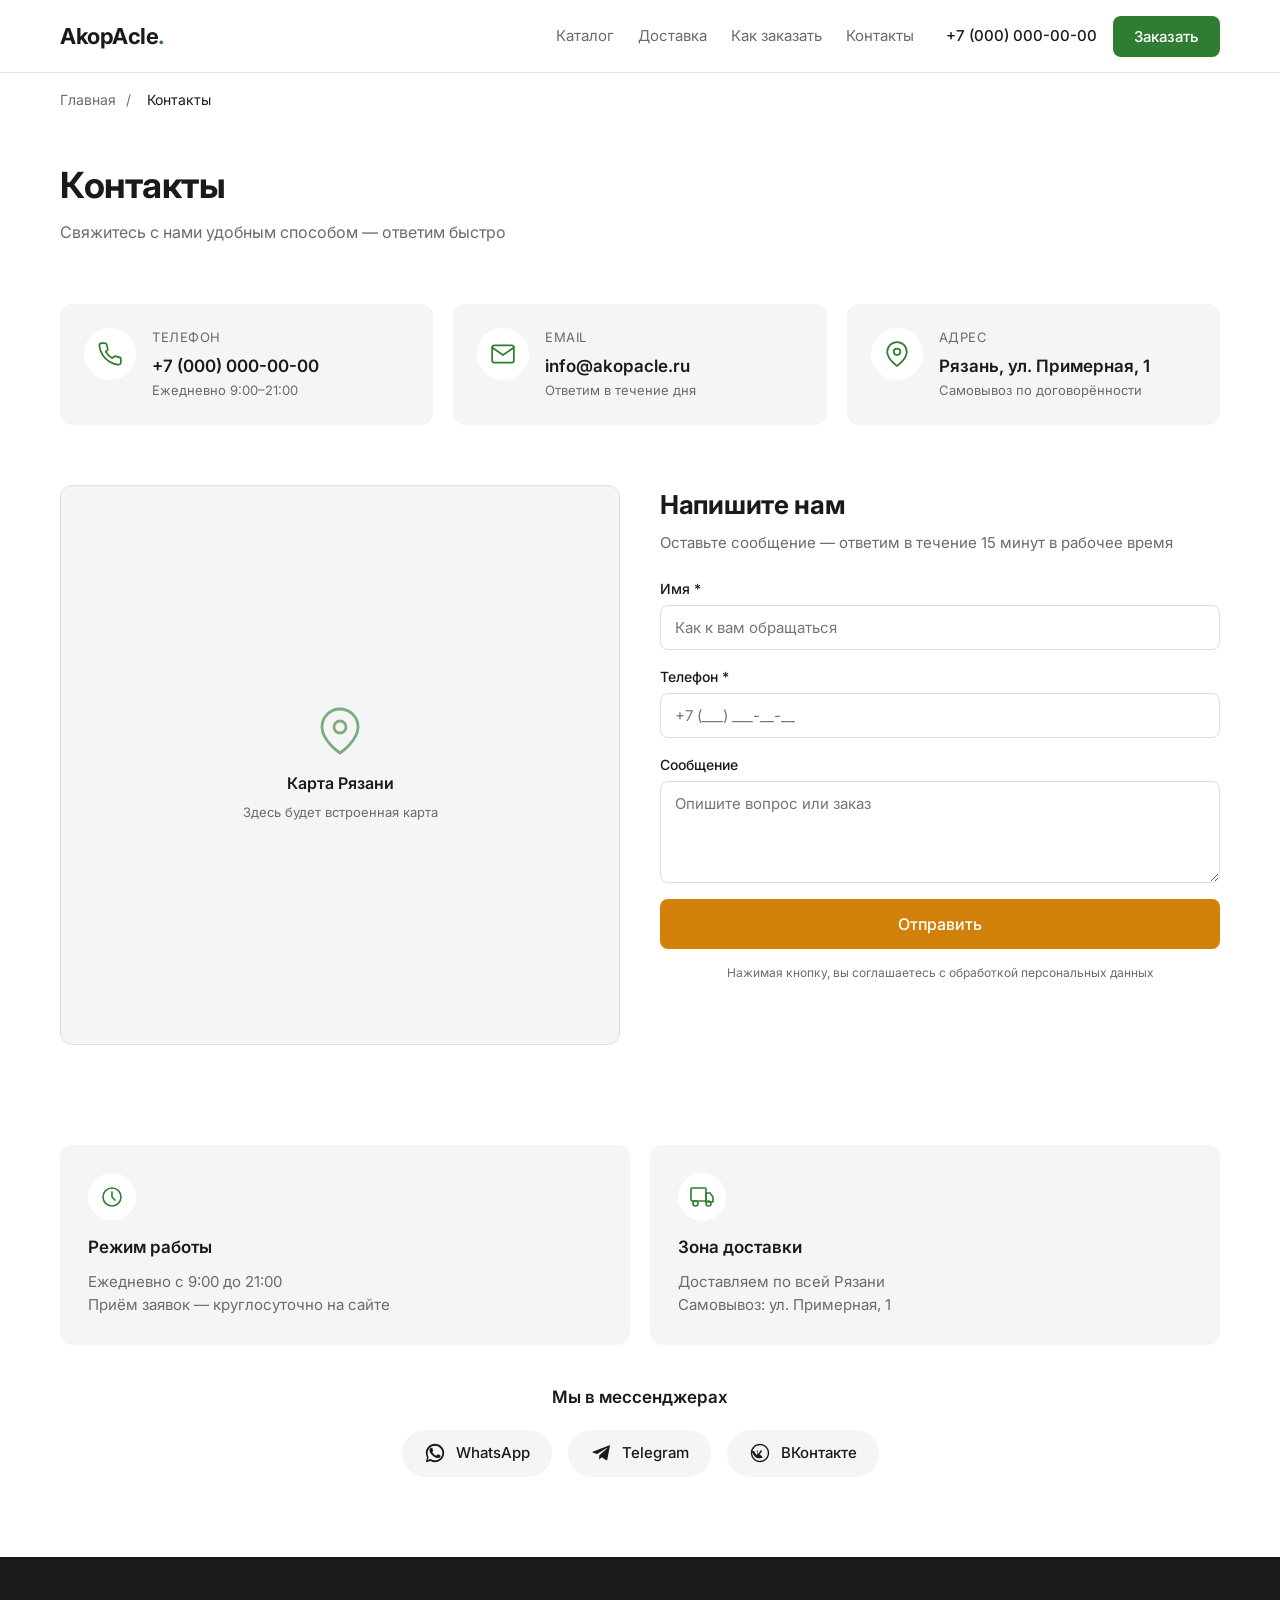
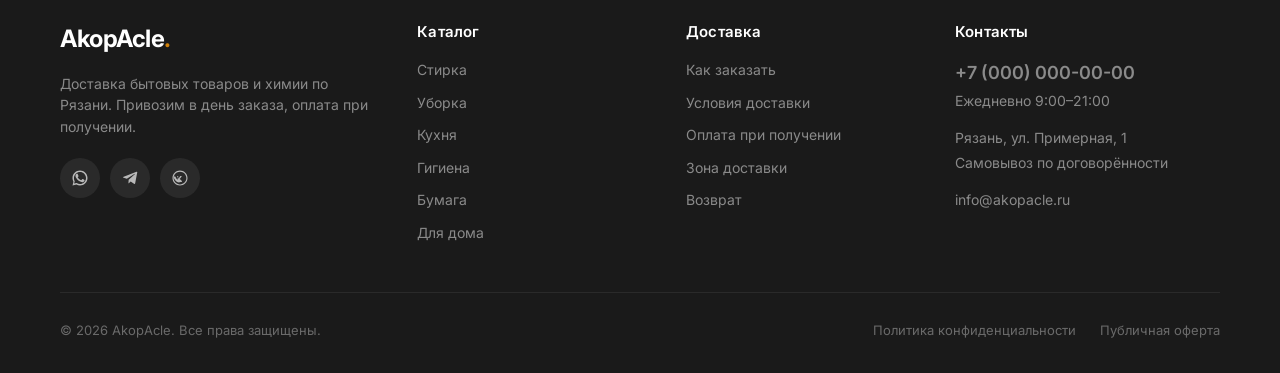
<file: contacts.html>
<!DOCTYPE html>
<html lang="ru">
<head>
  <meta charset="UTF-8">
  <meta name="viewport" content="width=device-width, initial-scale=1.0">
  <title>Контакты — AkopAcle</title>
  <link rel="preconnect" href="https://fonts.googleapis.com">
  <link rel="preconnect" href="https://fonts.gstatic.com" crossorigin>
  <link href="https://fonts.googleapis.com/css2?family=Inter:wght@400;500;600;700&display=swap" rel="stylesheet">
  <link rel="stylesheet" href="css/styles.css">
</head>
<body>

  <!-- ========== ШАПКА (как в catalog.html) ========== -->
  <header class="header">
    <div class="container header__inner">
      <a href="index.html" class="logo">AkopAcle</a>
      <nav class="nav">
        <a href="catalog.html">Каталог</a>
        <a href="delivery.html">Доставка</a>
        <a href="index.html#how">Как заказать</a>
        <a href="contacts.html">Контакты</a>
      </nav>
      <div class="header__right">
        <a href="tel:+70000000000" class="phone">+7 (000) 000-00-00</a>
        <button class="btn btn--primary" data-open-form>Заказать</button>
        <button class="burger" type="button" aria-label="Меню" aria-expanded="false" id="burger">
          <span></span><span></span><span></span>
        </button>
      </div>
    </div>
    <div class="mobile-menu" id="mobile-menu">
      <nav class="mobile-menu__nav">
        <a href="catalog.html">Каталог</a>
        <a href="delivery.html">Доставка</a>
        <a href="index.html#how">Как заказать</a>
        <a href="contacts.html">Контакты</a>
      </nav>
      <div class="mobile-menu__footer">
        <a href="tel:+70000000000" class="mobile-menu__phone">+7 (000) 000-00-00</a>
        <button class="btn btn--primary btn--block" data-open-form>Заказать</button>
      </div>
    </div>
    <div class="mobile-menu__overlay" id="mobile-menu-overlay"></div>
  </header>

  <!-- ========== ХЛЕБНЫЕ КРОШКИ ========== -->
  <div class="breadcrumbs">
    <div class="container">
      <a href="index.html">Главная</a>
      <span>/</span>
      <span class="breadcrumbs__current">Контакты</span>
    </div>
  </div>

  <!-- ========== ЗАГОЛОВОК ========== -->
  <section class="page-head">
    <div class="container">
      <h1>Контакты</h1>
      <p>Свяжитесь с нами удобным способом — ответим быстро</p>
    </div>
  </section>

  <!-- ========== КАРТОЧКИ КОНТАКТОВ ========== -->
  <section class="contacts-cards">
    <div class="container">
      <div class="contacts-cards__grid">

        <a href="tel:+70000000000" class="contact-card">
          <div class="contact-card__icon">
            <svg width="26" height="26" viewBox="0 0 24 24" fill="none" stroke="currentColor" stroke-width="1.6" stroke-linecap="round" stroke-linejoin="round">
              <path d="M22 16.9v3a2 2 0 0 1-2.2 2 19.8 19.8 0 0 1-8.6-3 19.5 19.5 0 0 1-6-6 19.8 19.8 0 0 1-3-8.7A2 2 0 0 1 4.1 2h3a2 2 0 0 1 2 1.7 12.8 12.8 0 0 0 .7 2.8 2 2 0 0 1-.4 2.1L8.1 9.9a16 16 0 0 0 6 6l1.3-1.3a2 2 0 0 1 2.1-.4 12.8 12.8 0 0 0 2.8.7 2 2 0 0 1 1.7 2z"/>
            </svg>
          </div>
          <div class="contact-card__body">
            <span class="contact-card__label">Телефон</span>
            <span class="contact-card__value">+7 (000) 000-00-00</span>
            <span class="contact-card__note">Ежедневно 9:00–21:00</span>
          </div>
        </a>

        <a href="mailto:info@akopacle.ru" class="contact-card">
          <div class="contact-card__icon">
            <svg width="26" height="26" viewBox="0 0 24 24" fill="none" stroke="currentColor" stroke-width="1.6" stroke-linecap="round" stroke-linejoin="round">
              <rect x="2" y="4" width="20" height="16" rx="2"/>
              <path d="m2 6 10 7 10-7"/>
            </svg>
          </div>
          <div class="contact-card__body">
            <span class="contact-card__label">Email</span>
            <span class="contact-card__value">info@akopacle.ru</span>
            <span class="contact-card__note">Ответим в течение дня</span>
          </div>
        </a>

        <div class="contact-card contact-card--static">
          <div class="contact-card__icon">
            <svg width="26" height="26" viewBox="0 0 24 24" fill="none" stroke="currentColor" stroke-width="1.6" stroke-linecap="round" stroke-linejoin="round">
              <path d="M21 10c0 7-9 13-9 13s-9-6-9-13a9 9 0 0 1 18 0z"/>
              <circle cx="12" cy="10" r="3"/>
            </svg>
          </div>
          <div class="contact-card__body">
            <span class="contact-card__label">Адрес</span>
            <span class="contact-card__value">Рязань, ул. Примерная, 1</span>
            <span class="contact-card__note">Самовывоз по договорённости</span>
          </div>
        </div>

      </div>
    </div>
  </section>

  <!-- ========== КАРТА + ФОРМА ========== -->
  <section class="contacts-main">
    <div class="container contacts-main__inner">

      <!-- Карта -->
      <div class="contacts-map">
        <div class="contacts-map__placeholder">
          <svg width="48" height="48" viewBox="0 0 24 24" fill="none" stroke="currentColor" stroke-width="1.4" stroke-linecap="round" stroke-linejoin="round">
            <path d="M21 10c0 7-9 13-9 13s-9-6-9-13a9 9 0 0 1 18 0z"/>
            <circle cx="12" cy="10" r="3"/>
          </svg>
          <p>Карта Рязани</p>
          <span>Здесь будет встроенная карта</span>
        </div>
      </div>

      <!-- Форма -->
      <div class="contacts-form-wrap">
        <h2>Напишите нам</h2>
        <p class="contacts-form__lead">Оставьте сообщение — ответим в течение 15 минут в рабочее время</p>

        <form class="contacts-form" id="contacts-form" novalidate>
          <div class="field">
            <label for="cf-name">Имя *</label>
            <input type="text" id="cf-name" name="name" placeholder="Как к вам обращаться" required>
          </div>

          <div class="field">
            <label for="cf-phone">Телефон *</label>
            <input type="tel" id="cf-phone" name="phone" placeholder="+7 (___) ___-__-__" required>
          </div>

          <div class="field">
            <label for="cf-message">Сообщение</label>
            <textarea id="cf-message" name="message" rows="4" placeholder="Опишите вопрос или заказ"></textarea>
          </div>

          <button type="submit" class="btn btn--warm btn--lg btn--block">Отправить</button>

          <p class="modal__policy">
            Нажимая кнопку, вы соглашаетесь с обработкой персональных данных
          </p>
        </form>

        <!-- Успех -->
        <div class="contacts-form__success" id="contacts-success" hidden>
          <div class="modal__success-icon">
            <svg width="48" height="48" viewBox="0 0 24 24" fill="none" stroke="currentColor" stroke-width="1.5" stroke-linecap="round" stroke-linejoin="round">
              <circle cx="12" cy="12" r="10"/>
              <path d="m8 12 3 3 5-5"/>
            </svg>
          </div>
          <h3>Сообщение отправлено!</h3>
          <p>Мы свяжемся с вами в ближайшее время.</p>
        </div>
      </div>

    </div>
  </section>

  <!-- ========== РЕЖИМ РАБОТЫ + ЗОНА ДОСТАВКИ ========== -->
  <section class="contacts-info">
    <div class="container">
      <div class="contacts-info__grid">

        <div class="info-block">
          <div class="info-block__icon">
            <svg width="24" height="24" viewBox="0 0 24 24" fill="none" stroke="currentColor" stroke-width="1.6" stroke-linecap="round" stroke-linejoin="round">
              <circle cx="12" cy="12" r="9"/>
              <path d="M12 7v5l3 3"/>
            </svg>
          </div>
          <h3>Режим работы</h3>
          <p>Ежедневно с 9:00 до 21:00</p>
          <p>Приём заявок — круглосуточно на сайте</p>
        </div>

        <div class="info-block">
          <div class="info-block__icon">
            <svg width="24" height="24" viewBox="0 0 24 24" fill="none" stroke="currentColor" stroke-width="1.6" stroke-linecap="round" stroke-linejoin="round">
              <rect x="1" y="3" width="15" height="13" rx="1"/>
              <path d="M16 8h4l3 4v5h-7V8z"/>
              <circle cx="5.5" cy="18.5" r="2.5"/>
              <circle cx="18.5" cy="18.5" r="2.5"/>
            </svg>
          </div>
          <h3>Зона доставки</h3>
          <p>Доставляем по всей Рязани</p>
          <p>Самовывоз: ул. Примерная, 1</p>
        </div>

      </div>

      <!-- Соцсети -->
      <div class="contacts-socials">
        <h3>Мы в мессенджерах</h3>
        <div class="contacts-socials__grid">
          <a href="#" class="social-btn">
            <svg width="22" height="22" viewBox="0 0 24 24" fill="currentColor">
              <path d="M17.5 14.4c-.3-.15-1.75-.86-2.02-.96-.27-.1-.47-.15-.67.15-.2.3-.77.96-.94 1.16-.17.2-.35.22-.65.07-.3-.15-1.27-.47-2.42-1.49-.9-.8-1.5-1.79-1.68-2.09-.17-.3-.02-.46.13-.61.13-.13.3-.35.45-.52.15-.17.2-.3.3-.5.1-.2.05-.37-.02-.52-.08-.15-.67-1.6-.92-2.2-.24-.58-.49-.5-.67-.5-.17 0-.37-.03-.57-.03s-.52.07-.8.37c-.27.3-1.04 1.02-1.04 2.48 0 1.46 1.07 2.88 1.22 3.08.15.2 2.1 3.2 5.08 4.49.71.31 1.26.49 1.7.63.71.23 1.36.2 1.87.12.57-.09 1.75-.72 2-1.41.25-.7.25-1.29.17-1.41-.07-.13-.27-.2-.57-.35z"/>
              <path d="M12 2C6.48 2 2 6.48 2 12c0 1.77.46 3.43 1.27 4.87L2 22l5.27-1.38A9.94 9.94 0 0 0 12 22c5.52 0 10-4.48 10-10S17.52 2 12 2zm0 18c-1.6 0-3.1-.44-4.4-1.2l-.3-.18-3.13.82.83-3.05-.2-.32A7.94 7.94 0 0 1 4 12c0-4.41 3.59-8 8-8s8 3.59 8 8-3.59 8-8 8z"/>
            </svg>
            <span>WhatsApp</span>
          </a>

          <a href="#" class="social-btn">
            <svg width="22" height="22" viewBox="0 0 24 24" fill="currentColor">
              <path d="M21.7 4.3 18.9 19c-.2 1-.8 1.2-1.6.7l-4.4-3.2-2.1 2c-.2.2-.4.4-.9.4l.3-4.5 8.2-7.4c.4-.3-.1-.5-.6-.2l-10 6.3-4.4-1.4c-.9-.3-1-.9.2-1.4l17-6.6c.8-.3 1.4.2 1.1 1.6z"/>
            </svg>
            <span>Telegram</span>
          </a>

          <a href="#" class="social-btn">
            <svg width="22" height="22" viewBox="0 0 24 24" fill="currentColor">
              <path d="M12.8 17.4h1.4c.4 0 .5-.3.5-.6 0-.6-.8-1.6-1.8-2.4-.8-.7-1.4-1-1.4-1 .1-.2.9-.9 1.5-1.7.9-1.1 1.5-2.1 1.3-2.4h-1.6c-.3 0-.4.2-.6.5-.6 1.2-1.5 2.6-2.1 2.9-.2.1-.4.2-.4-.1V9.6c0-.3-.1-.4-.4-.4H8.5c-.2 0-.3.2-.3.4 0 .5.7.6.8 1.8v2.1c0 .4-.1.5-.3.5-.7 0-2-1.7-2.8-3.6-.2-.4-.3-.5-.7-.5H3.6c-.4 0-.5.2-.4.5.5 1.9 2.4 5.5 5 6.9 2.2 1.2 4.6.1 4.6.1z"/>
              <path d="M12 2C6.48 2 2 6.48 2 12s4.48 10 10 10 10-4.48 10-10S17.52 2 12 2zm0 18.5c-4.7 0-8.5-3.8-8.5-8.5S7.3 3.5 12 3.5s8.5 3.8 8.5 8.5-3.8 8.5-8.5 8.5z"/>
            </svg>
            <span>ВКонтакте</span>
          </a>
        </div>
      </div>
    </div>
  </section>

    <!-- ========== МОДАЛЬНАЯ ФОРМА ЗАКАЗА ========== -->
  <div class="modal" id="order-modal" aria-hidden="true">
    <div class="modal__overlay" data-close-modal></div>

    <div class="modal__dialog" role="dialog" aria-modal="true" aria-labelledby="modal-title">
      <button class="modal__close" type="button" aria-label="Закрыть" data-close-modal>
        <svg width="20" height="20" viewBox="0 0 24 24" fill="none" stroke="currentColor" stroke-width="1.8" stroke-linecap="round">
          <path d="M18 6 6 18M6 6l12 12"/>
        </svg>
      </button>

      <div class="modal__head">
        <h2 id="modal-title">Оформление заказа</h2>
        <p>Заполните форму — мы перезвоним и подтвердим заказ</p>
      </div>

      <!-- Список выбранных товаров -->
      <div class="modal__cart" id="modal-cart" hidden>
        <span class="modal__cart-label">Ваш заказ:</span>
        <ul class="modal__cart-list" id="modal-cart-list"></ul>
        <div class="modal__cart-total">
          <span>Итого:</span>
          <strong id="modal-cart-total">0 ₽</strong>
        </div>
      </div>

      <form class="modal__form" id="order-form" novalidate>
        <div class="field">
          <label for="order-name">Имя *</label>
          <input type="text" id="order-name" name="name" placeholder="Как к вам обращаться" required>
        </div>

        <div class="field">
          <label for="order-phone">Телефон *</label>
          <input type="tel" id="order-phone" name="phone" placeholder="+7 (___) ___-__-__" required>
        </div>

        <div class="field">
          <label for="order-address">Адрес доставки *</label>
          <input type="text" id="order-address" name="address" placeholder="Город, улица, дом, квартира" required>
        </div>

        <div class="field">
          <label for="order-comment">Комментарий</label>
          <textarea id="order-comment" name="comment" rows="3" placeholder="Подъезд, этаж, пожелания к доставке"></textarea>
        </div>

        <div class="modal__note">
          <svg width="16" height="16" viewBox="0 0 24 24" fill="none" stroke="currentColor" stroke-width="1.6" stroke-linecap="round" stroke-linejoin="round">
            <rect x="1" y="3" width="15" height="13" rx="1"/>
            <path d="M16 8h4l3 4v5h-7V8z"/>
            <circle cx="5.5" cy="18.5" r="2.5"/>
            <circle cx="18.5" cy="18.5" r="2.5"/>
          </svg>
          <span>Доставка бесплатно при заказе от 3000 ₽. При меньшей сумме — 200 ₽ по Рязани.</span>
        </div>

        <button type="submit" class="btn btn--warm btn--lg btn--block">Оформить заказ</button>

        <p class="modal__policy">
          Нажимая кнопку, вы соглашаетесь с обработкой персональных данных
        </p>
      </form>

      <!-- Сообщение об успехе (скрыто по умолчанию) -->
      <div class="modal__success" id="order-success" hidden>
        <div class="modal__success-icon">
          <svg width="48" height="48" viewBox="0 0 24 24" fill="none" stroke="currentColor" stroke-width="1.5" stroke-linecap="round" stroke-linejoin="round">
            <circle cx="12" cy="12" r="10"/>
            <path d="m8 12 3 3 5-5"/>
          </svg>
        </div>
        <h3>Заявка отправлена!</h3>
        <p>Мы перезвоним в течение 15 минут, чтобы подтвердить заказ.</p>
        <button type="button" class="btn btn--ghost btn--block" data-close-modal>Закрыть</button>
      </div>
    </div>
  </div>

    <!-- ========== ПОДВАЛ ========== -->
  <footer class="footer" id="contacts">
    <div class="container">

      <div class="footer__grid">

        <!-- Колонка 1: О магазине -->
        <div class="footer__col">
          <a href="#" class="footer__logo">AkopAcle</a>
          <p class="footer__about">
            Доставка бытовых товаров и химии по Рязани. Привозим в день заказа, оплата при получении.
          </p>
          <div class="footer__socials">
            <a href="#" aria-label="WhatsApp" class="footer__social">
              <svg width="18" height="18" viewBox="0 0 24 24" fill="currentColor">
                <path d="M17.5 14.4c-.3-.15-1.75-.86-2.02-.96-.27-.1-.47-.15-.67.15-.2.3-.77.96-.94 1.16-.17.2-.35.22-.65.07-.3-.15-1.27-.47-2.42-1.49-.9-.8-1.5-1.79-1.68-2.09-.17-.3-.02-.46.13-.61.13-.13.3-.35.45-.52.15-.17.2-.3.3-.5.1-.2.05-.37-.02-.52-.08-.15-.67-1.6-.92-2.2-.24-.58-.49-.5-.67-.5-.17 0-.37-.03-.57-.03s-.52.07-.8.37c-.27.3-1.04 1.02-1.04 2.48 0 1.46 1.07 2.88 1.22 3.08.15.2 2.1 3.2 5.08 4.49.71.31 1.26.49 1.7.63.71.23 1.36.2 1.87.12.57-.09 1.75-.72 2-1.41.25-.7.25-1.29.17-1.41-.07-.13-.27-.2-.57-.35z"/>
                <path d="M12 2C6.48 2 2 6.48 2 12c0 1.77.46 3.43 1.27 4.87L2 22l5.27-1.38A9.94 9.94 0 0 0 12 22c5.52 0 10-4.48 10-10S17.52 2 12 2zm0 18c-1.6 0-3.1-.44-4.4-1.2l-.3-.18-3.13.82.83-3.05-.2-.32A7.94 7.94 0 0 1 4 12c0-4.41 3.59-8 8-8s8 3.59 8 8-3.59 8-8 8z"/>
              </svg>
            </a>
            <a href="#" aria-label="Telegram" class="footer__social">
              <svg width="18" height="18" viewBox="0 0 24 24" fill="currentColor">
                <path d="M21.7 4.3 18.9 19c-.2 1-.8 1.2-1.6.7l-4.4-3.2-2.1 2c-.2.2-.4.4-.9.4l.3-4.5 8.2-7.4c.4-.3-.1-.5-.6-.2l-10 6.3-4.4-1.4c-.9-.3-1-.9.2-1.4l17-6.6c.8-.3 1.4.2 1.1 1.6z"/>
              </svg>
            </a>
            <a href="#" aria-label="ВКонтакте" class="footer__social">
              <svg width="18" height="18" viewBox="0 0 24 24" fill="currentColor">
                <path d="M12.8 17.4h1.4c.4 0 .5-.3.5-.6 0-.6-.8-1.6-1.8-2.4-.8-.7-1.4-1-1.4-1 .1-.2.9-.9 1.5-1.7.9-1.1 1.5-2.1 1.3-2.4h-1.6c-.3 0-.4.2-.6.5-.6 1.2-1.5 2.6-2.1 2.9-.2.1-.4.2-.4-.1V9.6c0-.3-.1-.4-.4-.4H8.5c-.2 0-.3.2-.3.4 0 .5.7.6.8 1.8v2.1c0 .4-.1.5-.3.5-.7 0-2-1.7-2.8-3.6-.2-.4-.3-.5-.7-.5H3.6c-.4 0-.5.2-.4.5.5 1.9 2.4 5.5 5 6.9 2.2 1.2 4.6.1 4.6.1z"/>
                <path d="M12 2C6.48 2 2 6.48 2 12s4.48 10 10 10 10-4.48 10-10S17.52 2 12 2zm0 18.5c-4.7 0-8.5-3.8-8.5-8.5S7.3 3.5 12 3.5s8.5 3.8 8.5 8.5-3.8 8.5-8.5 8.5z"/>
              </svg>
            </a>
          </div>
        </div>

        <!-- Колонка 2: Каталог -->
        <div class="footer__col">
          <h4>Каталог</h4>
          <ul class="footer__links">
            <li><a href="#catalog">Стирка</a></li>
            <li><a href="#catalog">Уборка</a></li>
            <li><a href="#catalog">Кухня</a></li>
            <li><a href="#catalog">Гигиена</a></li>
            <li><a href="#catalog">Бумага</a></li>
            <li><a href="#catalog">Для дома</a></li>
          </ul>
        </div>

        <!-- Колонка 3: Доставка -->
        <div class="footer__col">
          <h4>Доставка</h4>
          <ul class="footer__links">
            <li><a href="#how">Как заказать</a></li>
            <li><a href="#">Условия доставки</a></li>
            <li><a href="#">Оплата при получении</a></li>
            <li><a href="#">Зона доставки</a></li>
            <li><a href="#">Возврат</a></li>
          </ul>
        </div>

        <!-- Колонка 4: Контакты -->
        <div class="footer__col">
          <h4>Контакты</h4>
          <ul class="footer__contacts">
            <li>
              <a href="tel:+70000000000" class="footer__phone">+7 (000) 000-00-00</a>
              <span>Ежедневно 9:00–21:00</span>
            </li>
            <li>
              <span>Рязань, ул. Примерная, 1</span>
              <span>Самовывоз по договорённости</span>
            </li>
            <li>
              <a href="mailto:info@akopacle.ru">info@akopacle.ru</a>
            </li>
          </ul>
        </div>

      </div>

      <!-- Нижняя строка -->
      <div class="footer__bottom">
        <span>© 2026 AkopAcle. Все права защищены.</span>
        <div class="footer__bottom-links">
          <a href="#">Политика конфиденциальности</a>
          <a href="#">Публичная оферта</a>
        </div>
      </div>

    </div>
  </footer>


  <script src="js/main.js"></script>

</body>
</html>
</file>
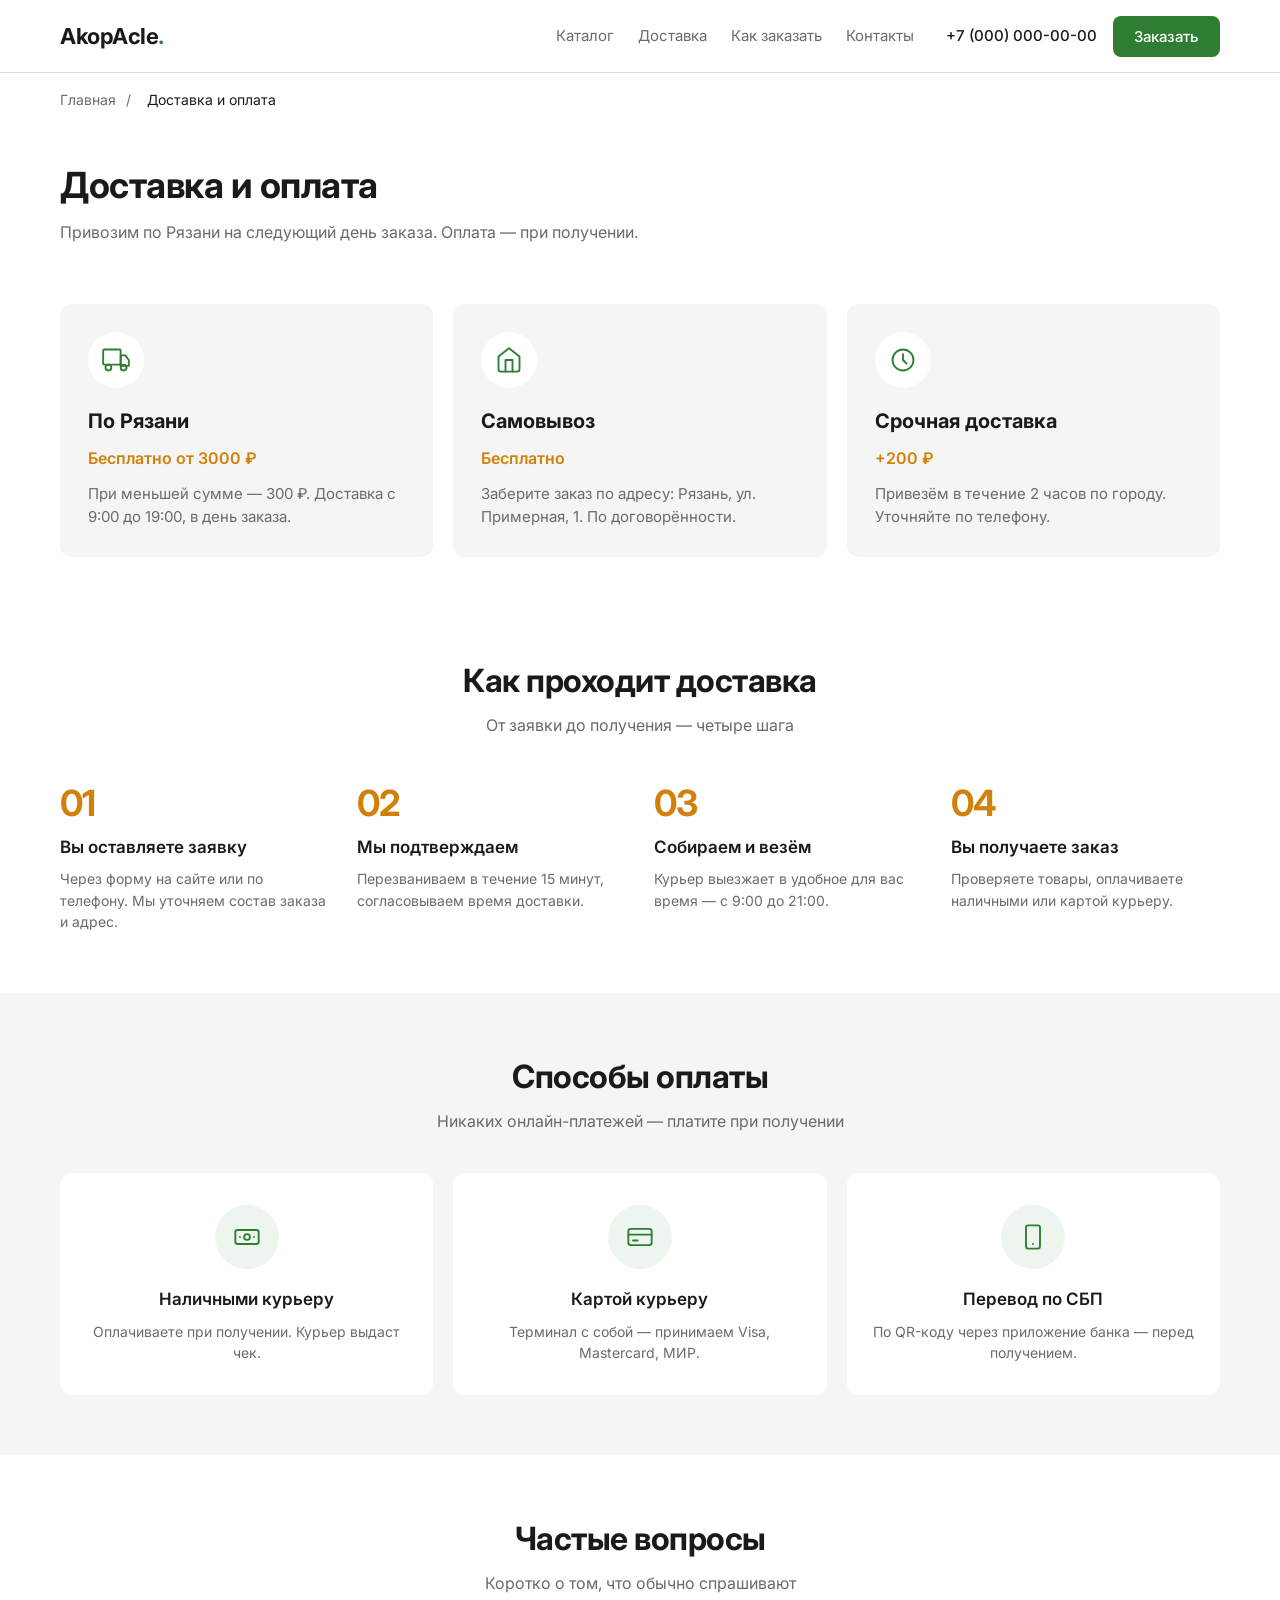
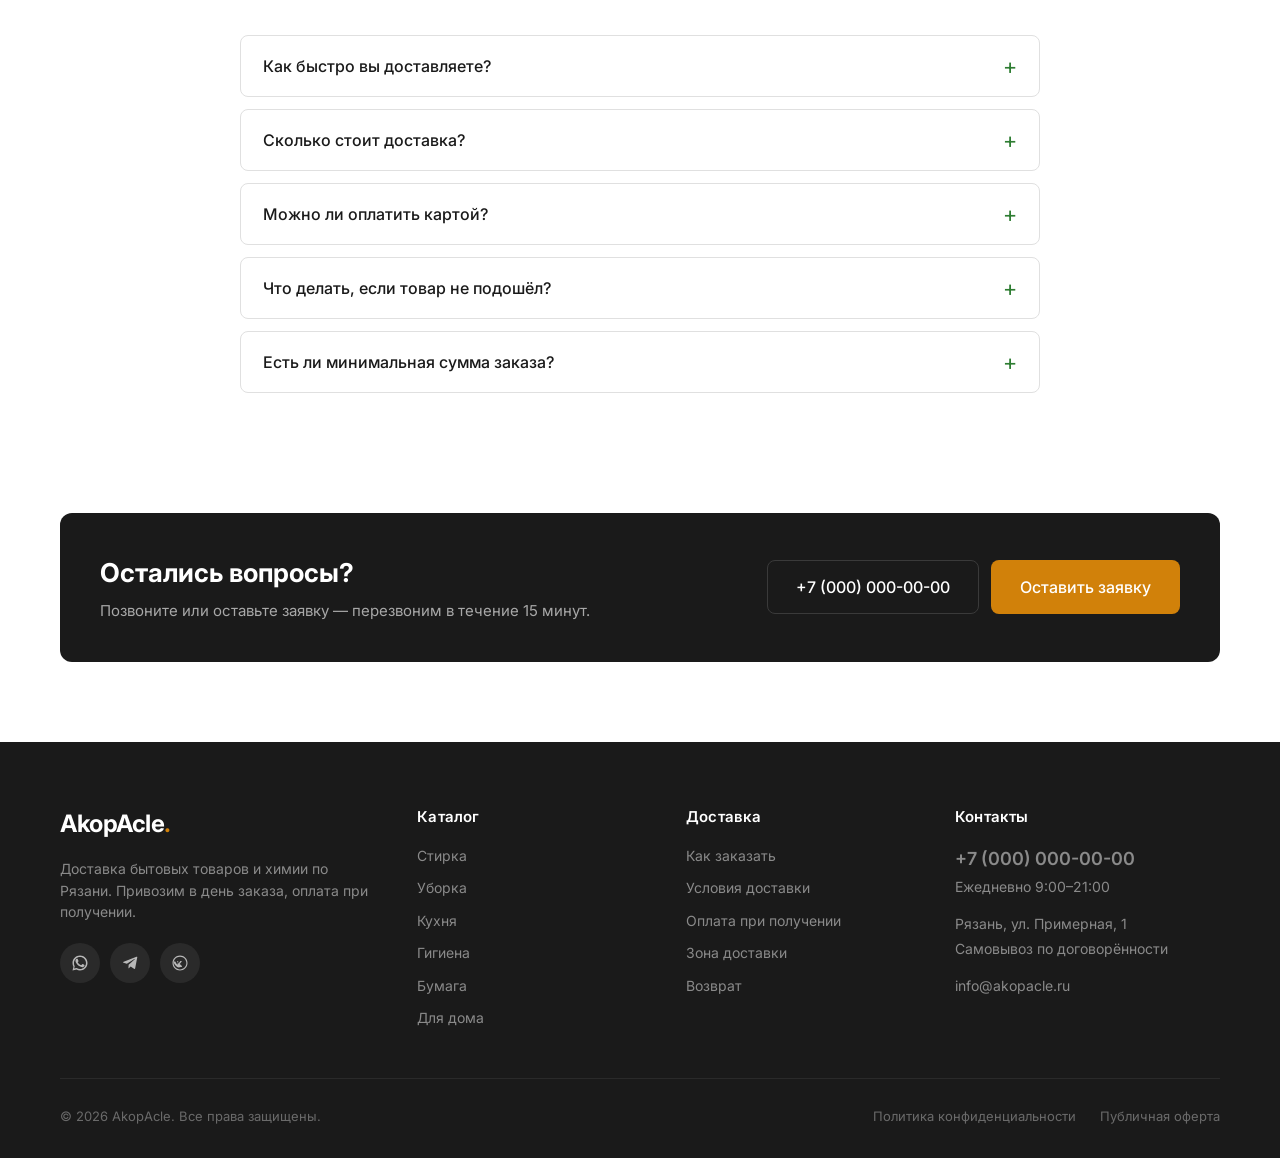
<file: delivery.html>
<!DOCTYPE html>
<html lang="ru">
<head>
  <meta charset="UTF-8">
  <meta name="viewport" content="width=device-width, initial-scale=1.0">
  <title>Доставка и оплата — AkopAcle</title>
  <link rel="preconnect" href="https://fonts.googleapis.com">
  <link rel="preconnect" href="https://fonts.gstatic.com" crossorigin>
  <link href="https://fonts.googleapis.com/css2?family=Inter:wght@400;500;600;700&display=swap" rel="stylesheet">
  <link rel="stylesheet" href="css/styles.css">
</head>
<body>

  <!-- ========== ШАПКА (как в catalog.html) ========== -->
  <header class="header">
    <div class="container header__inner">
      <a href="index.html" class="logo">AkopAcle</a>
      <nav class="nav">
        <a href="catalog.html">Каталог</a>
        <a href="delivery.html">Доставка</a>
        <a href="index.html#how">Как заказать</a>
        <a href="index.html#contacts">Контакты</a>
      </nav>
      <div class="header__right">
        <a href="tel:+70000000000" class="phone">+7 (000) 000-00-00</a>
        <button class="btn btn--primary" data-open-form>Заказать</button>
        <button class="burger" type="button" aria-label="Меню" aria-expanded="false" id="burger">
          <span></span><span></span><span></span>
        </button>
      </div>
    </div>
    <div class="mobile-menu" id="mobile-menu">
      <nav class="mobile-menu__nav">
        <a href="catalog.html">Каталог</a>
        <a href="delivery.html">Доставка</a>
        <a href="index.html#how">Как заказать</a>
        <a href="index.html#contacts">Контакты</a>
      </nav>
      <div class="mobile-menu__footer">
        <a href="tel:+70000000000" class="mobile-menu__phone">+7 (000) 000-00-00</a>
        <button class="btn btn--primary btn--block" data-open-form>Заказать</button>
      </div>
    </div>
    <div class="mobile-menu__overlay" id="mobile-menu-overlay"></div>
  </header>

  <!-- ========== ХЛЕБНЫЕ КРОШКИ ========== -->
  <div class="breadcrumbs">
    <div class="container">
      <a href="index.html">Главная</a>
      <span>/</span>
      <span class="breadcrumbs__current">Доставка и оплата</span>
    </div>
  </div>

  <!-- ========== ЗАГОЛОВОК ========== -->
  <section class="page-head">
    <div class="container">
      <h1>Доставка и оплата</h1>
      <p>Привозим по Рязани на следующий день заказа. Оплата — при получении.</p>
    </div>
  </section>

  <!-- ========== УСЛОВИЯ ДОСТАВКИ ========== -->
  <section class="delivery-info">
    <div class="container">
      <div class="delivery-cards">

        <div class="delivery-card">
          <div class="delivery-card__icon">
            <svg width="28" height="28" viewBox="0 0 24 24" fill="none" stroke="currentColor" stroke-width="1.6" stroke-linecap="round" stroke-linejoin="round">
              <rect x="1" y="3" width="15" height="13" rx="1"/>
              <path d="M16 8h4l3 4v5h-7V8z"/>
              <circle cx="5.5" cy="18.5" r="2.5"/>
              <circle cx="18.5" cy="18.5" r="2.5"/>
            </svg>
          </div>
          <h3>По Рязани</h3>
          <p class="delivery-card__price">Бесплатно от 3000 ₽</p>
          <p>При меньшей сумме — 300 ₽. Доставка с 9:00 до 19:00, в день заказа.</p>
        </div>

        <div class="delivery-card">
          <div class="delivery-card__icon">
            <svg width="28" height="28" viewBox="0 0 24 24" fill="none" stroke="currentColor" stroke-width="1.6" stroke-linecap="round" stroke-linejoin="round">
              <path d="M3 9l9-7 9 7v11a2 2 0 0 1-2 2H5a2 2 0 0 1-2-2V9z"/>
              <path d="M9 22V12h6v10"/>
            </svg>
          </div>
          <h3>Самовывоз</h3>
          <p class="delivery-card__price">Бесплатно</p>
          <p>Заберите заказ по адресу: Рязань, ул. Примерная, 1. По договорённости.</p>
        </div>

        <div class="delivery-card">
          <div class="delivery-card__icon">
            <svg width="28" height="28" viewBox="0 0 24 24" fill="none" stroke="currentColor" stroke-width="1.6" stroke-linecap="round" stroke-linejoin="round">
              <circle cx="12" cy="12" r="9"/>
              <path d="M12 7v5l3 3"/>
            </svg>
          </div>
          <h3>Срочная доставка</h3>
          <p class="delivery-card__price">+200 ₽</p>
          <p>Привезём в течение 2 часов по городу. Уточняйте по телефону.</p>
        </div>

      </div>
    </div>
  </section>

  <!-- ========== КАК ПРОХОДИТ ДОСТАВКА ========== -->
  <section class="delivery-steps">
    <div class="container">
      <div class="section-head">
        <h2>Как проходит доставка</h2>
        <p>От заявки до получения — четыре шага</p>
      </div>

      <div class="delivery-steps__grid">

        <div class="delivery-step">
          <span class="delivery-step__num">01</span>
          <h3>Вы оставляете заявку</h3>
          <p>Через форму на сайте или по телефону. Мы уточняем состав заказа и адрес.</p>
        </div>

        <div class="delivery-step">
          <span class="delivery-step__num">02</span>
          <h3>Мы подтверждаем</h3>
          <p>Перезваниваем в течение 15 минут, согласовываем время доставки.</p>
        </div>

        <div class="delivery-step">
          <span class="delivery-step__num">03</span>
          <h3>Собираем и везём</h3>
          <p>Курьер выезжает в удобное для вас время — с 9:00 до 21:00.</p>
        </div>

        <div class="delivery-step">
          <span class="delivery-step__num">04</span>
          <h3>Вы получаете заказ</h3>
          <p>Проверяете товары, оплачиваете наличными или картой курьеру.</p>
        </div>

      </div>
    </div>
  </section>

  <!-- ========== СПОСОБЫ ОПЛАТЫ ========== -->
  <section class="payment">
    <div class="container">
      <div class="section-head">
        <h2>Способы оплаты</h2>
        <p>Никаких онлайн-платежей — платите при получении</p>
      </div>

      <div class="payment__grid">

        <div class="payment-card">
          <div class="payment-card__icon">
            <svg width="28" height="28" viewBox="0 0 24 24" fill="none" stroke="currentColor" stroke-width="1.6" stroke-linecap="round" stroke-linejoin="round">
              <rect x="2" y="6" width="20" height="12" rx="2"/>
              <circle cx="12" cy="12" r="2.5"/>
              <path d="M6 12h.01M18 12h.01"/>
            </svg>
          </div>
          <h3>Наличными курьеру</h3>
          <p>Оплачиваете при получении. Курьер выдаст чек.</p>
        </div>

        <div class="payment-card">
          <div class="payment-card__icon">
            <svg width="28" height="28" viewBox="0 0 24 24" fill="none" stroke="currentColor" stroke-width="1.6" stroke-linecap="round" stroke-linejoin="round">
              <rect x="2" y="5" width="20" height="14" rx="2"/>
              <path d="M2 10h20"/>
              <path d="M6 15h4"/>
            </svg>
          </div>
          <h3>Картой курьеру</h3>
          <p>Терминал с собой — принимаем Visa, Mastercard, МИР.</p>
        </div>

        <div class="payment-card">
          <div class="payment-card__icon">
            <svg width="28" height="28" viewBox="0 0 24 24" fill="none" stroke="currentColor" stroke-width="1.6" stroke-linecap="round" stroke-linejoin="round">
              <rect x="6" y="2" width="12" height="20" rx="2"/>
              <path d="M12 18h.01"/>
            </svg>
          </div>
          <h3>Перевод по СБП</h3>
          <p>По QR-коду через приложение банка — перед получением.</p>
        </div>

      </div>
    </div>
  </section>

  <!-- ========== FAQ ========== -->
  <section class="faq">
    <div class="container">
      <div class="section-head">
        <h2>Частые вопросы</h2>
        <p>Коротко о том, что обычно спрашивают</p>
      </div>

      <div class="faq__list">

        <details class="faq-item">
          <summary>Как быстро вы доставляете?</summary>
          <p>По Рязани — в день заказа. Если оформили до 18:00, привозим в тот же день с 9:00 до 21:00. Срочная доставка (в течение 2 часов) — по звонку.</p>
        </details>

        <details class="faq-item">
          <summary>Сколько стоит доставка?</summary>
          <p>Бесплатно при заказе от 3000 ₽. При меньшей сумме — 200 ₽ по городу. Самовывоз — бесплатно.</p>
        </details>

        <details class="faq-item">
          <summary>Можно ли оплатить картой?</summary>
          <p>Да, у курьера есть терминал. Также принимаем наличные и перевод по СБП.</p>
        </details>

        <details class="faq-item">
          <summary>Что делать, если товар не подошёл?</summary>
          <p>Возврат и обмен — в течение 14 дней при сохранении товарного вида и упаковки. Свяжитесь с нами по телефону.</p>
        </details>

        <details class="faq-item">
          <summary>Есть ли минимальная сумма заказа?</summary>
          <p>Минимальной суммы нет. Но при заказе до 3000 ₽ добавляется стоимость доставки — 200 ₽.</p>
        </details>

      </div>
    </div>
  </section>

  <!-- ========== CTA ========== -->
  <section class="cta">
    <div class="container">
      <div class="cta__inner">
        <div class="cta__text">
          <h2>Остались вопросы?</h2>
          <p>Позвоните или оставьте заявку — перезвоним в течение 15 минут.</p>
        </div>
        <div class="cta__actions">
          <a href="tel:+70000000000" class="btn btn--ghost btn--lg">+7 (000) 000-00-00</a>
          <button class="btn btn--warm btn--lg" data-open-form>Оставить заявку</button>
        </div>
      </div>
    </div>
  </section>

    <!-- ========== МОДАЛЬНАЯ ФОРМА ЗАКАЗА ========== -->
  <div class="modal" id="order-modal" aria-hidden="true">
    <div class="modal__overlay" data-close-modal></div>

    <div class="modal__dialog" role="dialog" aria-modal="true" aria-labelledby="modal-title">
      <button class="modal__close" type="button" aria-label="Закрыть" data-close-modal>
        <svg width="20" height="20" viewBox="0 0 24 24" fill="none" stroke="currentColor" stroke-width="1.8" stroke-linecap="round">
          <path d="M18 6 6 18M6 6l12 12"/>
        </svg>
      </button>

      <div class="modal__head">
        <h2 id="modal-title">Оформление заказа</h2>
        <p>Заполните форму — мы перезвоним и подтвердим заказ</p>
      </div>

      <!-- Список выбранных товаров -->
      <div class="modal__cart" id="modal-cart" hidden>
        <span class="modal__cart-label">Ваш заказ:</span>
        <ul class="modal__cart-list" id="modal-cart-list"></ul>
        <div class="modal__cart-total">
          <span>Итого:</span>
          <strong id="modal-cart-total">0 ₽</strong>
        </div>
      </div>

      <form class="modal__form" id="order-form" novalidate>
        <div class="field">
          <label for="order-name">Имя *</label>
          <input type="text" id="order-name" name="name" placeholder="Как к вам обращаться" required>
        </div>

        <div class="field">
          <label for="order-phone">Телефон *</label>
          <input type="tel" id="order-phone" name="phone" placeholder="+7 (___) ___-__-__" required>
        </div>

        <div class="field">
          <label for="order-address">Адрес доставки *</label>
          <input type="text" id="order-address" name="address" placeholder="Город, улица, дом, квартира" required>
        </div>

        <div class="field">
          <label for="order-comment">Комментарий</label>
          <textarea id="order-comment" name="comment" rows="3" placeholder="Подъезд, этаж, пожелания к доставке"></textarea>
        </div>

        <div class="modal__note">
          <svg width="16" height="16" viewBox="0 0 24 24" fill="none" stroke="currentColor" stroke-width="1.6" stroke-linecap="round" stroke-linejoin="round">
            <rect x="1" y="3" width="15" height="13" rx="1"/>
            <path d="M16 8h4l3 4v5h-7V8z"/>
            <circle cx="5.5" cy="18.5" r="2.5"/>
            <circle cx="18.5" cy="18.5" r="2.5"/>
          </svg>
          <span>Доставка бесплатно при заказе от 3000 ₽. При меньшей сумме — 200 ₽ по Рязани.</span>
        </div>

        <button type="submit" class="btn btn--warm btn--lg btn--block">Оформить заказ</button>

        <p class="modal__policy">
          Нажимая кнопку, вы соглашаетесь с обработкой персональных данных
        </p>
      </form>

      <!-- Сообщение об успехе (скрыто по умолчанию) -->
      <div class="modal__success" id="order-success" hidden>
        <div class="modal__success-icon">
          <svg width="48" height="48" viewBox="0 0 24 24" fill="none" stroke="currentColor" stroke-width="1.5" stroke-linecap="round" stroke-linejoin="round">
            <circle cx="12" cy="12" r="10"/>
            <path d="m8 12 3 3 5-5"/>
          </svg>
        </div>
        <h3>Заявка отправлена!</h3>
        <p>Мы перезвоним в течение 15 минут, чтобы подтвердить заказ.</p>
        <button type="button" class="btn btn--ghost btn--block" data-close-modal>Закрыть</button>
      </div>
    </div>
  </div>

    <!-- ========== ПОДВАЛ ========== -->
  <footer class="footer" id="contacts">
    <div class="container">

      <div class="footer__grid">

        <!-- Колонка 1: О магазине -->
        <div class="footer__col">
          <a href="#" class="footer__logo">AkopAcle</a>
          <p class="footer__about">
            Доставка бытовых товаров и химии по Рязани. Привозим в день заказа, оплата при получении.
          </p>
          <div class="footer__socials">
            <a href="#" aria-label="WhatsApp" class="footer__social">
              <svg width="18" height="18" viewBox="0 0 24 24" fill="currentColor">
                <path d="M17.5 14.4c-.3-.15-1.75-.86-2.02-.96-.27-.1-.47-.15-.67.15-.2.3-.77.96-.94 1.16-.17.2-.35.22-.65.07-.3-.15-1.27-.47-2.42-1.49-.9-.8-1.5-1.79-1.68-2.09-.17-.3-.02-.46.13-.61.13-.13.3-.35.45-.52.15-.17.2-.3.3-.5.1-.2.05-.37-.02-.52-.08-.15-.67-1.6-.92-2.2-.24-.58-.49-.5-.67-.5-.17 0-.37-.03-.57-.03s-.52.07-.8.37c-.27.3-1.04 1.02-1.04 2.48 0 1.46 1.07 2.88 1.22 3.08.15.2 2.1 3.2 5.08 4.49.71.31 1.26.49 1.7.63.71.23 1.36.2 1.87.12.57-.09 1.75-.72 2-1.41.25-.7.25-1.29.17-1.41-.07-.13-.27-.2-.57-.35z"/>
                <path d="M12 2C6.48 2 2 6.48 2 12c0 1.77.46 3.43 1.27 4.87L2 22l5.27-1.38A9.94 9.94 0 0 0 12 22c5.52 0 10-4.48 10-10S17.52 2 12 2zm0 18c-1.6 0-3.1-.44-4.4-1.2l-.3-.18-3.13.82.83-3.05-.2-.32A7.94 7.94 0 0 1 4 12c0-4.41 3.59-8 8-8s8 3.59 8 8-3.59 8-8 8z"/>
              </svg>
            </a>
            <a href="#" aria-label="Telegram" class="footer__social">
              <svg width="18" height="18" viewBox="0 0 24 24" fill="currentColor">
                <path d="M21.7 4.3 18.9 19c-.2 1-.8 1.2-1.6.7l-4.4-3.2-2.1 2c-.2.2-.4.4-.9.4l.3-4.5 8.2-7.4c.4-.3-.1-.5-.6-.2l-10 6.3-4.4-1.4c-.9-.3-1-.9.2-1.4l17-6.6c.8-.3 1.4.2 1.1 1.6z"/>
              </svg>
            </a>
            <a href="#" aria-label="ВКонтакте" class="footer__social">
              <svg width="18" height="18" viewBox="0 0 24 24" fill="currentColor">
                <path d="M12.8 17.4h1.4c.4 0 .5-.3.5-.6 0-.6-.8-1.6-1.8-2.4-.8-.7-1.4-1-1.4-1 .1-.2.9-.9 1.5-1.7.9-1.1 1.5-2.1 1.3-2.4h-1.6c-.3 0-.4.2-.6.5-.6 1.2-1.5 2.6-2.1 2.9-.2.1-.4.2-.4-.1V9.6c0-.3-.1-.4-.4-.4H8.5c-.2 0-.3.2-.3.4 0 .5.7.6.8 1.8v2.1c0 .4-.1.5-.3.5-.7 0-2-1.7-2.8-3.6-.2-.4-.3-.5-.7-.5H3.6c-.4 0-.5.2-.4.5.5 1.9 2.4 5.5 5 6.9 2.2 1.2 4.6.1 4.6.1z"/>
                <path d="M12 2C6.48 2 2 6.48 2 12s4.48 10 10 10 10-4.48 10-10S17.52 2 12 2zm0 18.5c-4.7 0-8.5-3.8-8.5-8.5S7.3 3.5 12 3.5s8.5 3.8 8.5 8.5-3.8 8.5-8.5 8.5z"/>
              </svg>
            </a>
          </div>
        </div>

        <!-- Колонка 2: Каталог -->
        <div class="footer__col">
          <h4>Каталог</h4>
          <ul class="footer__links">
            <li><a href="#catalog">Стирка</a></li>
            <li><a href="#catalog">Уборка</a></li>
            <li><a href="#catalog">Кухня</a></li>
            <li><a href="#catalog">Гигиена</a></li>
            <li><a href="#catalog">Бумага</a></li>
            <li><a href="#catalog">Для дома</a></li>
          </ul>
        </div>

        <!-- Колонка 3: Доставка -->
        <div class="footer__col">
          <h4>Доставка</h4>
          <ul class="footer__links">
            <li><a href="#how">Как заказать</a></li>
            <li><a href="#">Условия доставки</a></li>
            <li><a href="#">Оплата при получении</a></li>
            <li><a href="#">Зона доставки</a></li>
            <li><a href="#">Возврат</a></li>
          </ul>
        </div>

        <!-- Колонка 4: Контакты -->
        <div class="footer__col">
          <h4>Контакты</h4>
          <ul class="footer__contacts">
            <li>
              <a href="tel:+70000000000" class="footer__phone">+7 (000) 000-00-00</a>
              <span>Ежедневно 9:00–21:00</span>
            </li>
            <li>
              <span>Рязань, ул. Примерная, 1</span>
              <span>Самовывоз по договорённости</span>
            </li>
            <li>
              <a href="mailto:info@akopacle.ru">info@akopacle.ru</a>
            </li>
          </ul>
        </div>

      </div>

      <!-- Нижняя строка -->
      <div class="footer__bottom">
        <span>© 2026 AkopAcle. Все права защищены.</span>
        <div class="footer__bottom-links">
          <a href="#">Политика конфиденциальности</a>
          <a href="#">Публичная оферта</a>
        </div>
      </div>

    </div>
  </footer>


  <script src="js/main.js"></script>

</body>
</html>
</file>
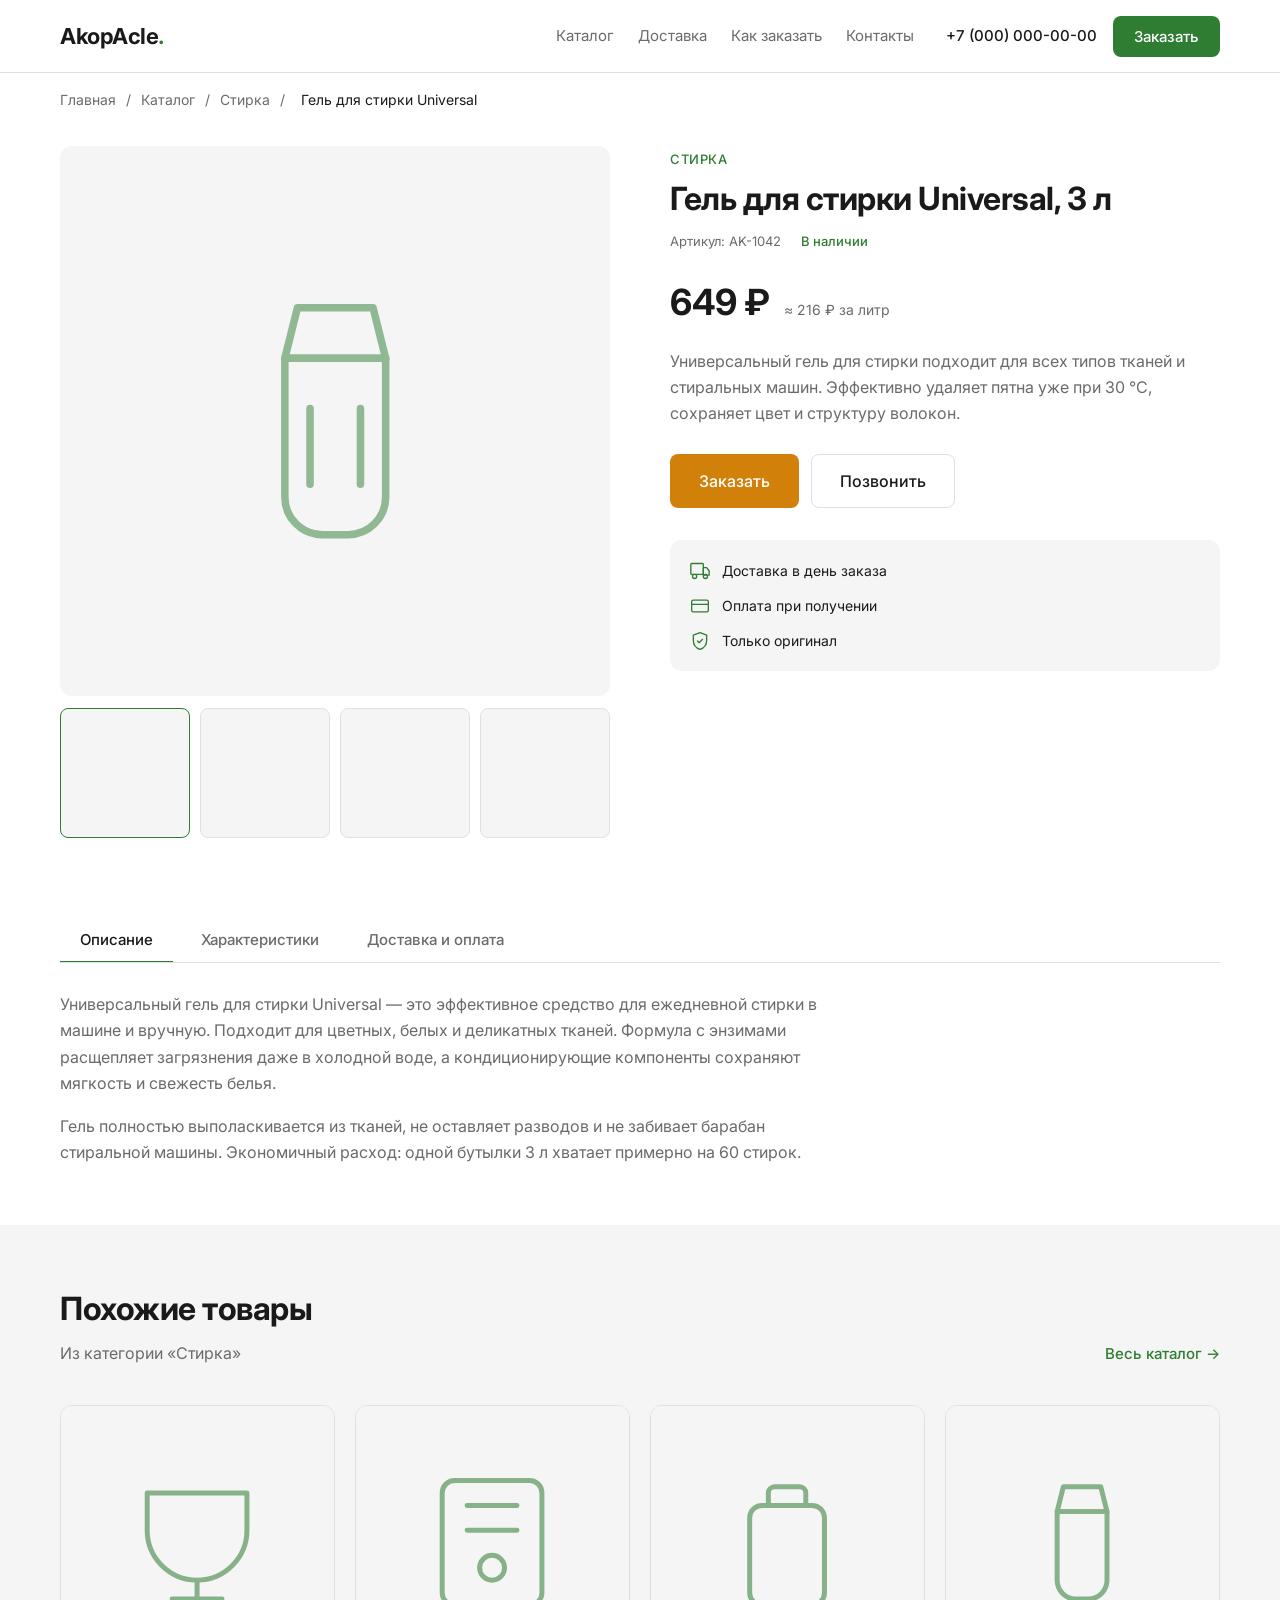
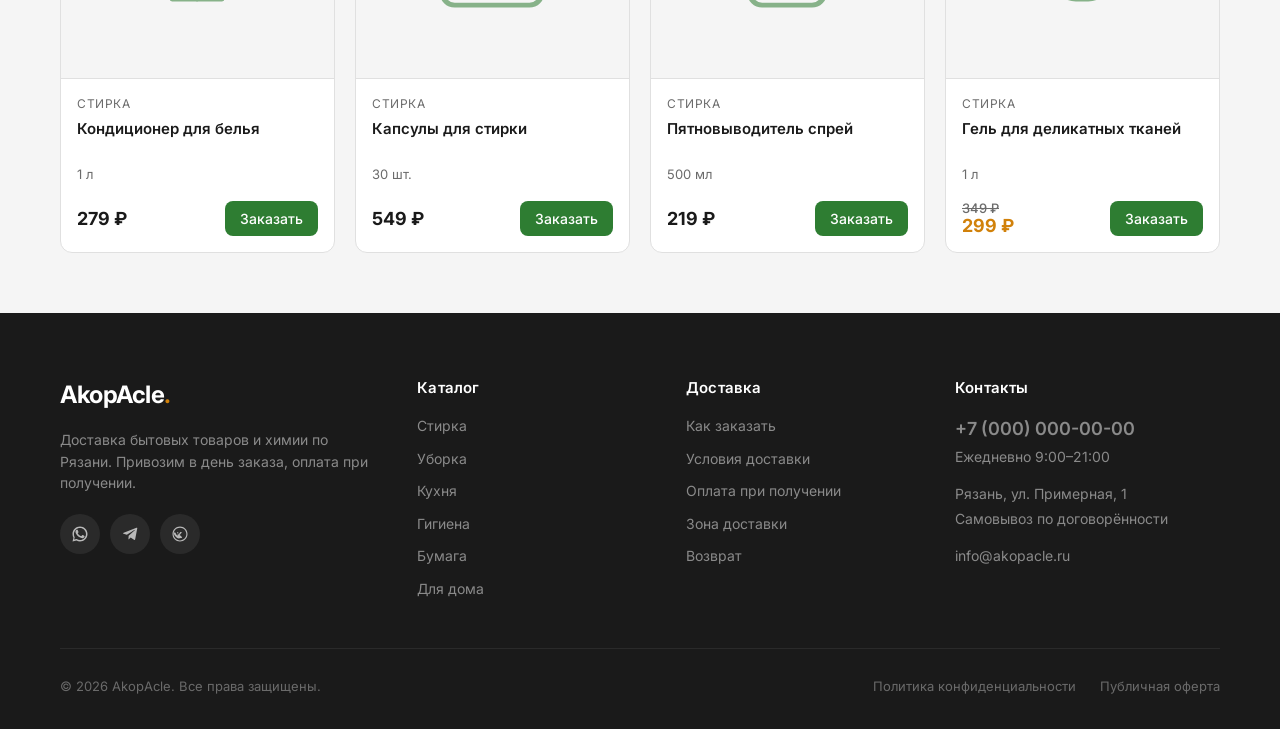
<file: product.html>
<!DOCTYPE html>
<html lang="ru">
<head>
  <meta charset="UTF-8">
  <meta name="viewport" content="width=device-width, initial-scale=1.0">
  <title>Гель для стирки Universal 3 л — AkopAcle</title>
  <link rel="preconnect" href="https://fonts.googleapis.com">
  <link rel="preconnect" href="https://fonts.gstatic.com" crossorigin>
  <link href="https://fonts.googleapis.com/css2?family=Inter:wght@400;500;600;700&display=swap" rel="stylesheet">
  <link rel="stylesheet" href="css/styles.css">
</head>
<body>

  <!-- ========== ШАПКА (как в catalog.html) ========== -->
  <header class="header">
    <div class="container header__inner">
      <a href="index.html" class="logo">AkopAcle</a>
      <nav class="nav">
        <a href="catalog.html">Каталог</a>
        <a href="index.html#delivery">Доставка</a>
        <a href="index.html#how">Как заказать</a>
        <a href="index.html#contacts">Контакты</a>
      </nav>
      <div class="header__right">
        <a href="tel:+70000000000" class="phone">+7 (000) 000-00-00</a>
        <button class="btn btn--primary" data-open-form>Заказать</button>
        <button class="burger" type="button" aria-label="Меню" aria-expanded="false" id="burger">
          <span></span><span></span><span></span>
        </button>
      </div>
    </div>
    <div class="mobile-menu" id="mobile-menu">
      <nav class="mobile-menu__nav">
        <a href="catalog.html">Каталог</a>
        <a href="index.html#delivery">Доставка</a>
        <a href="index.html#how">Как заказать</a>
        <a href="index.html#contacts">Контакты</a>
      </nav>
      <div class="mobile-menu__footer">
        <a href="tel:+70000000000" class="mobile-menu__phone">+7 (000) 000-00-00</a>
        <button class="btn btn--primary btn--block" data-open-form>Заказать</button>
      </div>
    </div>
    <div class="mobile-menu__overlay" id="mobile-menu-overlay"></div>
  </header>

  <!-- ========== ХЛЕБНЫЕ КРОШКИ ========== -->
  <div class="breadcrumbs">
    <div class="container">
      <a href="index.html">Главная</a>
      <span>/</span>
      <a href="catalog.html">Каталог</a>
      <span>/</span>
      <a href="catalog.html">Стирка</a>
      <span>/</span>
      <span class="breadcrumbs__current">Гель для стирки Universal</span>
    </div>
  </div>

  <!-- ========== КАРТОЧКА ТОВАРА ========== -->
  <section class="product-page">
    <div class="container product-page__inner">

      <!-- Фото -->
      <div class="product-page__gallery">
        <div class="product-page__image">
          <span class="badge badge--hit">Хит</span>
          <svg viewBox="0 0 24 24" fill="none" stroke="currentColor" stroke-width="0.6" stroke-linecap="round" stroke-linejoin="round">
            <path d="M9 3h6l1 4H8l1-4z"/>
            <path d="M8 7h8v11a3 3 0 0 1-3 3h-2a3 3 0 0 1-3-3V7z"/>
            <path d="M10 11v6M14 11v6"/>
          </svg>
        </div>
        <div class="product-page__thumbs">
          <div class="thumb is-active"></div>
          <div class="thumb"></div>
          <div class="thumb"></div>
          <div class="thumb"></div>
        </div>
      </div>

      <!-- Информация -->
      <div class="product-page__info">
        <a href="catalog.html" class="product-page__cat">Стирка</a>
        <h1>Гель для стирки Universal, 3 л</h1>
        <div class="product-page__meta">
          <span>Артикул: AK-1042</span>
          <span>В наличии</span>
        </div>

        <div class="product-page__price-row">
          <span class="product-page__price">649 ₽</span>
          <span class="product-page__unit">≈ 216 ₽ за литр</span>
        </div>

        <p class="product-page__lead">
          Универсальный гель для стирки подходит для всех типов тканей и стиральных машин.
          Эффективно удаляет пятна уже при 30 °C, сохраняет цвет и структуру волокон.
        </p>

        <div class="product-page__actions">
          <button class="btn btn--warm btn--lg" data-open-form>Заказать</button>
          <a href="tel:+70000000000" class="btn btn--ghost btn--lg">Позвонить</a>
        </div>

        <div class="product-page__benefits">
          <div class="benefit">
            <svg width="20" height="20" viewBox="0 0 24 24" fill="none" stroke="currentColor" stroke-width="1.6" stroke-linecap="round" stroke-linejoin="round">
              <rect x="1" y="3" width="15" height="13" rx="1"/>
              <path d="M16 8h4l3 4v5h-7V8z"/>
              <circle cx="5.5" cy="18.5" r="2.5"/>
              <circle cx="18.5" cy="18.5" r="2.5"/>
            </svg>
            <span>Доставка в день заказа</span>
          </div>
          <div class="benefit">
            <svg width="20" height="20" viewBox="0 0 24 24" fill="none" stroke="currentColor" stroke-width="1.6" stroke-linecap="round" stroke-linejoin="round">
              <rect x="2" y="5" width="20" height="14" rx="2"/>
              <path d="M2 10h20"/>
            </svg>
            <span>Оплата при получении</span>
          </div>
          <div class="benefit">
            <svg width="20" height="20" viewBox="0 0 24 24" fill="none" stroke="currentColor" stroke-width="1.6" stroke-linecap="round" stroke-linejoin="round">
              <path d="M12 2 4 5v6c0 5 3.4 9.4 8 11 4.6-1.6 8-6 8-11V5l-8-3z"/>
              <path d="m9 12 2 2 4-4"/>
            </svg>
            <span>Только оригинал</span>
          </div>
        </div>
      </div>

    </div>
  </section>

  <!-- ========== ТАБЫ ========== -->
  <section class="product-tabs">
    <div class="container">
      <div class="tabs">
        <button class="tab is-active" data-tab="desc">Описание</button>
        <button class="tab" data-tab="specs">Характеристики</button>
        <button class="tab" data-tab="delivery">Доставка и оплата</button>
      </div>

      <div class="tab-panel is-active" id="tab-desc">
        <p>
          Универсальный гель для стирки Universal — это эффективное средство для ежедневной стирки
          в машине и вручную. Подходит для цветных, белых и деликатных тканей. Формула с энзимами
          расщепляет загрязнения даже в холодной воде, а кондиционирующие компоненты сохраняют
          мягкость и свежесть белья.
        </p>
        <p>
          Гель полностью выполаскивается из тканей, не оставляет разводов и не забивает барабан
          стиральной машины. Экономичный расход: одной бутылки 3 л хватает примерно на 60 стирок.
        </p>
      </div>

      <div class="tab-panel" id="tab-specs">
        <table class="specs">
          <tr><td>Объём</td><td>3 л</td></tr>
          <tr><td>Тип</td><td>Гель для стирки</td></tr>
          <tr><td>Назначение</td><td>Универсальное</td></tr>
          <tr><td>Производитель</td><td>Universal</td></tr>
          <tr><td>Страна</td><td>Россия</td></tr>
          <tr><td>Артикул</td><td>AK-1042</td></tr>
        </table>
      </div>

      <div class="tab-panel" id="tab-delivery">
        <p>
          Доставка по Рязани в день заказа с 9:00 до 21:00. При сумме заказа от 3000 ₽ — бесплатно,
          при меньшей сумме — 200 ₽ по городу. Самовывоз возможен по договорённости.
        </p>
        <p>
          Оплата при получении: наличными или картой курьеру. Возврат и обмен — в течение 14 дней
          при сохранении товарного вида.
        </p>
      </div>
    </div>
  </section>

  <!-- ========== ПОХОЖИЕ ТОВАРЫ ========== -->
  <section class="products products--related">
    <div class="container">
      <div class="section-head section-head--left">
        <div>
          <h2>Похожие товары</h2>
          <p>Из категории «Стирка»</p>
        </div>
        <a href="catalog.html" class="link-more">Весь каталог →</a>
      </div>

      <div class="products__grid">
        <article class="product">
          <div class="product__image">
            <svg viewBox="0 0 24 24" fill="none" stroke="currentColor" stroke-width="0.8" stroke-linecap="round" stroke-linejoin="round">
              <path d="M4 4h16v6a8 8 0 0 1-16 0V4z"/>
              <path d="M12 18v3"/>
              <path d="M8 21h8"/>
            </svg>
          </div>
          <div class="product__body">
            <span class="product__cat">Стирка</span>
            <h3 class="product__title">Кондиционер для белья</h3>
            <span class="product__volume">1 л</span>
            <div class="product__footer">
              <span class="product__price">279 ₽</span>
              <button class="btn btn--primary btn--sm" data-open-form>Заказать</button>
            </div>
          </div>
        </article>

        <article class="product">
          <div class="product__image">
            <svg viewBox="0 0 24 24" fill="none" stroke="currentColor" stroke-width="0.8" stroke-linecap="round" stroke-linejoin="round">
              <rect x="4" y="2" width="16" height="20" rx="2"/>
              <path d="M8 6h8M8 10h8"/>
              <circle cx="12" cy="16" r="2"/>
            </svg>
          </div>
          <div class="product__body">
            <span class="product__cat">Стирка</span>
            <h3 class="product__title">Капсулы для стирки</h3>
            <span class="product__volume">30 шт.</span>
            <div class="product__footer">
              <span class="product__price">549 ₽</span>
              <button class="btn btn--primary btn--sm" data-open-form>Заказать</button>
            </div>
          </div>
        </article>

        <article class="product">
          <div class="product__image">
            <svg viewBox="0 0 24 24" fill="none" stroke="currentColor" stroke-width="0.8" stroke-linecap="round" stroke-linejoin="round">
              <rect x="6" y="6" width="12" height="16" rx="2"/>
              <path d="M9 6V4a1 1 0 0 1 1-1h4a1 1 0 0 1 1 1v2"/>
            </svg>
          </div>
          <div class="product__body">
            <span class="product__cat">Стирка</span>
            <h3 class="product__title">Пятновыводитель спрей</h3>
            <span class="product__volume">500 мл</span>
            <div class="product__footer">
              <span class="product__price">219 ₽</span>
              <button class="btn btn--primary btn--sm" data-open-form>Заказать</button>
            </div>
          </div>
        </article>

        <article class="product">
          <div class="product__image">
            <span class="badge badge--sale">−15%</span>
            <svg viewBox="0 0 24 24" fill="none" stroke="currentColor" stroke-width="0.8" stroke-linecap="round" stroke-linejoin="round">
              <path d="M9 3h6l1 4H8l1-4z"/>
              <path d="M8 7h8v11a3 3 0 0 1-3 3h-2a3 3 0 0 1-3-3V7z"/>
            </svg>
          </div>
          <div class="product__body">
            <span class="product__cat">Стирка</span>
            <h3 class="product__title">Гель для деликатных тканей</h3>
            <span class="product__volume">1 л</span>
            <div class="product__footer">
              <div class="product__prices">
                <span class="product__price product__price--old">349 ₽</span>
                <span class="product__price product__price--new">299 ₽</span>
              </div>
              <button class="btn btn--primary btn--sm" data-open-form>Заказать</button>
            </div>
          </div>
        </article>
      </div>
    </div>
  </section>

    <!-- ========== МОДАЛЬНАЯ ФОРМА ЗАКАЗА ========== -->
  <div class="modal" id="order-modal" aria-hidden="true">
    <div class="modal__overlay" data-close-modal></div>

    <div class="modal__dialog" role="dialog" aria-modal="true" aria-labelledby="modal-title">
      <button class="modal__close" type="button" aria-label="Закрыть" data-close-modal>
        <svg width="20" height="20" viewBox="0 0 24 24" fill="none" stroke="currentColor" stroke-width="1.8" stroke-linecap="round">
          <path d="M18 6 6 18M6 6l12 12"/>
        </svg>
      </button>

      <div class="modal__head">
        <h2 id="modal-title">Оформление заказа</h2>
        <p>Заполните форму — мы перезвоним и подтвердим заказ</p>
      </div>

      <!-- Список выбранных товаров -->
      <div class="modal__cart" id="modal-cart" hidden>
        <span class="modal__cart-label">Ваш заказ:</span>
        <ul class="modal__cart-list" id="modal-cart-list"></ul>
        <div class="modal__cart-total">
          <span>Итого:</span>
          <strong id="modal-cart-total">0 ₽</strong>
        </div>
      </div>

      <form class="modal__form" id="order-form" novalidate>
        <div class="field">
          <label for="order-name">Имя *</label>
          <input type="text" id="order-name" name="name" placeholder="Как к вам обращаться" required>
        </div>

        <div class="field">
          <label for="order-phone">Телефон *</label>
          <input type="tel" id="order-phone" name="phone" placeholder="+7 (___) ___-__-__" required>
        </div>

        <div class="field">
          <label for="order-address">Адрес доставки *</label>
          <input type="text" id="order-address" name="address" placeholder="Город, улица, дом, квартира" required>
        </div>

        <div class="field">
          <label for="order-comment">Комментарий</label>
          <textarea id="order-comment" name="comment" rows="3" placeholder="Подъезд, этаж, пожелания к доставке"></textarea>
        </div>

        <div class="modal__note">
          <svg width="16" height="16" viewBox="0 0 24 24" fill="none" stroke="currentColor" stroke-width="1.6" stroke-linecap="round" stroke-linejoin="round">
            <rect x="1" y="3" width="15" height="13" rx="1"/>
            <path d="M16 8h4l3 4v5h-7V8z"/>
            <circle cx="5.5" cy="18.5" r="2.5"/>
            <circle cx="18.5" cy="18.5" r="2.5"/>
          </svg>
          <span>Доставка бесплатно при заказе от 3000 ₽. При меньшей сумме — 200 ₽ по Рязани.</span>
        </div>

        <button type="submit" class="btn btn--warm btn--lg btn--block">Оформить заказ</button>

        <p class="modal__policy">
          Нажимая кнопку, вы соглашаетесь с обработкой персональных данных
        </p>
      </form>

      <!-- Сообщение об успехе (скрыто по умолчанию) -->
      <div class="modal__success" id="order-success" hidden>
        <div class="modal__success-icon">
          <svg width="48" height="48" viewBox="0 0 24 24" fill="none" stroke="currentColor" stroke-width="1.5" stroke-linecap="round" stroke-linejoin="round">
            <circle cx="12" cy="12" r="10"/>
            <path d="m8 12 3 3 5-5"/>
          </svg>
        </div>
        <h3>Заявка отправлена!</h3>
        <p>Мы перезвоним в течение 15 минут, чтобы подтвердить заказ.</p>
        <button type="button" class="btn btn--ghost btn--block" data-close-modal>Закрыть</button>
      </div>
    </div>
  </div>

    <!-- ========== ПОДВАЛ ========== -->
  <footer class="footer" id="contacts">
    <div class="container">

      <div class="footer__grid">

        <!-- Колонка 1: О магазине -->
        <div class="footer__col">
          <a href="#" class="footer__logo">AkopAcle</a>
          <p class="footer__about">
            Доставка бытовых товаров и химии по Рязани. Привозим в день заказа, оплата при получении.
          </p>
          <div class="footer__socials">
            <a href="#" aria-label="WhatsApp" class="footer__social">
              <svg width="18" height="18" viewBox="0 0 24 24" fill="currentColor">
                <path d="M17.5 14.4c-.3-.15-1.75-.86-2.02-.96-.27-.1-.47-.15-.67.15-.2.3-.77.96-.94 1.16-.17.2-.35.22-.65.07-.3-.15-1.27-.47-2.42-1.49-.9-.8-1.5-1.79-1.68-2.09-.17-.3-.02-.46.13-.61.13-.13.3-.35.45-.52.15-.17.2-.3.3-.5.1-.2.05-.37-.02-.52-.08-.15-.67-1.6-.92-2.2-.24-.58-.49-.5-.67-.5-.17 0-.37-.03-.57-.03s-.52.07-.8.37c-.27.3-1.04 1.02-1.04 2.48 0 1.46 1.07 2.88 1.22 3.08.15.2 2.1 3.2 5.08 4.49.71.31 1.26.49 1.7.63.71.23 1.36.2 1.87.12.57-.09 1.75-.72 2-1.41.25-.7.25-1.29.17-1.41-.07-.13-.27-.2-.57-.35z"/>
                <path d="M12 2C6.48 2 2 6.48 2 12c0 1.77.46 3.43 1.27 4.87L2 22l5.27-1.38A9.94 9.94 0 0 0 12 22c5.52 0 10-4.48 10-10S17.52 2 12 2zm0 18c-1.6 0-3.1-.44-4.4-1.2l-.3-.18-3.13.82.83-3.05-.2-.32A7.94 7.94 0 0 1 4 12c0-4.41 3.59-8 8-8s8 3.59 8 8-3.59 8-8 8z"/>
              </svg>
            </a>
            <a href="#" aria-label="Telegram" class="footer__social">
              <svg width="18" height="18" viewBox="0 0 24 24" fill="currentColor">
                <path d="M21.7 4.3 18.9 19c-.2 1-.8 1.2-1.6.7l-4.4-3.2-2.1 2c-.2.2-.4.4-.9.4l.3-4.5 8.2-7.4c.4-.3-.1-.5-.6-.2l-10 6.3-4.4-1.4c-.9-.3-1-.9.2-1.4l17-6.6c.8-.3 1.4.2 1.1 1.6z"/>
              </svg>
            </a>
            <a href="#" aria-label="ВКонтакте" class="footer__social">
              <svg width="18" height="18" viewBox="0 0 24 24" fill="currentColor">
                <path d="M12.8 17.4h1.4c.4 0 .5-.3.5-.6 0-.6-.8-1.6-1.8-2.4-.8-.7-1.4-1-1.4-1 .1-.2.9-.9 1.5-1.7.9-1.1 1.5-2.1 1.3-2.4h-1.6c-.3 0-.4.2-.6.5-.6 1.2-1.5 2.6-2.1 2.9-.2.1-.4.2-.4-.1V9.6c0-.3-.1-.4-.4-.4H8.5c-.2 0-.3.2-.3.4 0 .5.7.6.8 1.8v2.1c0 .4-.1.5-.3.5-.7 0-2-1.7-2.8-3.6-.2-.4-.3-.5-.7-.5H3.6c-.4 0-.5.2-.4.5.5 1.9 2.4 5.5 5 6.9 2.2 1.2 4.6.1 4.6.1z"/>
                <path d="M12 2C6.48 2 2 6.48 2 12s4.48 10 10 10 10-4.48 10-10S17.52 2 12 2zm0 18.5c-4.7 0-8.5-3.8-8.5-8.5S7.3 3.5 12 3.5s8.5 3.8 8.5 8.5-3.8 8.5-8.5 8.5z"/>
              </svg>
            </a>
          </div>
        </div>

        <!-- Колонка 2: Каталог -->
        <div class="footer__col">
          <h4>Каталог</h4>
          <ul class="footer__links">
            <li><a href="#catalog">Стирка</a></li>
            <li><a href="#catalog">Уборка</a></li>
            <li><a href="#catalog">Кухня</a></li>
            <li><a href="#catalog">Гигиена</a></li>
            <li><a href="#catalog">Бумага</a></li>
            <li><a href="#catalog">Для дома</a></li>
          </ul>
        </div>

        <!-- Колонка 3: Доставка -->
        <div class="footer__col">
          <h4>Доставка</h4>
          <ul class="footer__links">
            <li><a href="#how">Как заказать</a></li>
            <li><a href="#">Условия доставки</a></li>
            <li><a href="#">Оплата при получении</a></li>
            <li><a href="#">Зона доставки</a></li>
            <li><a href="#">Возврат</a></li>
          </ul>
        </div>

        <!-- Колонка 4: Контакты -->
        <div class="footer__col">
          <h4>Контакты</h4>
          <ul class="footer__contacts">
            <li>
              <a href="tel:+70000000000" class="footer__phone">+7 (000) 000-00-00</a>
              <span>Ежедневно 9:00–21:00</span>
            </li>
            <li>
              <span>Рязань, ул. Примерная, 1</span>
              <span>Самовывоз по договорённости</span>
            </li>
            <li>
              <a href="mailto:info@akopacle.ru">info@akopacle.ru</a>
            </li>
          </ul>
        </div>

      </div>

      <!-- Нижняя строка -->
      <div class="footer__bottom">
        <span>© 2026 AkopAcle. Все права защищены.</span>
        <div class="footer__bottom-links">
          <a href="#">Политика конфиденциальности</a>
          <a href="#">Публичная оферта</a>
        </div>
      </div>

    </div>
  </footer>

    <script src="js/main.js"></script>
</body>
</html>
</file>
<file: css/styles.css>
/* ============ БАЗА ============ */
*,
*::before,
*::after {
  box-sizing: border-box;
  margin: 0;
  padding: 0;
}

:root {
  --color-bg: #ffffff;
  --color-bg-soft: #f5f5f5;
  --color-text: #1a1a1a;
  --color-text-muted: #6b6b6b;
  --color-accent: #2e7d32;
  --color-accent-dark: #1b5e20;
  --color-accent-warm: #d1810a; /* ← новый цвет */
  --color-accent-warm-dark: #a86608; /* затемнённый для ховера */
  --color-border: #e0e0e0;
  --radius: 12px;
  --radius-sm: 8px;
  --container: 1200px;
}

html {
  scroll-behavior: smooth;
}

body {
  font-family:
    "Inter",
    -apple-system,
    BlinkMacSystemFont,
    "Segoe UI",
    Roboto,
    sans-serif;
  background: var(--color-bg);
  color: var(--color-text);
  font-size: 16px;
  line-height: 1.5;
  -webkit-font-smoothing: antialiased;
}

a {
  color: inherit;
  text-decoration: none;
}

img {
  max-width: 100%;
  display: block;
}

.container {
  max-width: var(--container);
  margin: 0 auto;
  padding: 0 20px;
}

/* ============ КНОПКИ ============ */
.btn {
  display: inline-flex;
  align-items: center;
  justify-content: center;
  gap: 8px;
  padding: 10px 20px;
  font-family: inherit;
  font-size: 15px;
  font-weight: 500;
  border: 1px solid transparent;
  border-radius: var(--radius-sm);
  cursor: pointer;
  transition:
    background 0.15s,
    color 0.15s,
    border-color 0.15s;
  white-space: nowrap;
}

.btn--primary {
  background: var(--color-accent);
  color: #fff;
}

.btn--primary:hover {
  background: var(--color-accent-dark);
}

.btn--ghost {
  background: transparent;
  color: var(--color-text);
  border-color: var(--color-border);
}

.btn--ghost:hover {
  border-color: var(--color-text);
}

.btn--lg {
  padding: 14px 28px;
  font-size: 16px;
}

.pulse-dot {
  display: inline-block;
  width: 8px;
  height: 8px;
  border-radius: 50%;
  background: #fff;
  margin-left: 6px;
  position: relative;
}

.pulse-dot::after {
  content: '';
  position: absolute;
  inset: 0;
  border-radius: 50%;
  background: #fff;
  animation: pulse 1.8s ease-out infinite;
}

@keyframes pulse {
  0% { transform: scale(1); opacity: 0.8; }
  100% { transform: scale(2.4); opacity: 0; }
}

/* ============ ШАПКА ============ */
.header {
  border-bottom: 1px solid var(--color-border);
  background: var(--color-bg);
  position: sticky;
  top: 0;
  z-index: 50;
}

.header__inner {
  display: flex;
  align-items: center;
  gap: 32px;
  height: 72px;
}

.logo {
  font-size: 22px;
  font-weight: 700;
  letter-spacing: -0.5px;
  color: var(--color-text);
}

.logo::after {
  content: ".";
  color: var(--color-accent);
}

.nav {
  display: flex;
  gap: 24px;
  margin-left: auto;
}

.nav a {
  font-size: 15px;
  color: var(--color-text-muted);
  transition: color 0.15s;
}

.nav a:hover {
  color: var(--color-text);
}

.header__right {
  display: flex;
  align-items: center;
  gap: 16px;
}

.phone {
  font-size: 15px;
  font-weight: 500;
  white-space: nowrap;
}

/* ============ БУРГЕР ============ */
.burger {
  display: none;
  width: 40px;
  height: 40px;
  padding: 8px;
  background: transparent;
  border: none;
  cursor: pointer;
  position: relative;
  z-index: 60;
}

.burger span {
  display: block;
  width: 100%;
  height: 2px;
  background: var(--color-text);
  border-radius: 2px;
  transition:
    transform 0.25s ease,
    opacity 0.2s ease;
  position: absolute;
  left: 8px;
  right: 8px;
}

.burger span:nth-child(1) {
  top: 12px;
}
.burger span:nth-child(2) {
  top: 19px;
}
.burger span:nth-child(3) {
  top: 26px;
}

/* Активное состояние — крестик */
.burger.is-active span:nth-child(1) {
  top: 19px;
  transform: rotate(45deg);
}

.burger.is-active span:nth-child(2) {
  opacity: 0;
}

.burger.is-active span:nth-child(3) {
  top: 19px;
  transform: rotate(-45deg);
}

/* ============ МОБИЛЬНОЕ МЕНЮ ============ */
.mobile-menu {
  display: none;
  position: absolute;
  top: 100%;
  left: 0;
  right: 0;
  background: #fff;
  border-bottom: 1px solid var(--color-border);
  padding: 24px 20px;
  z-index: 55;
  box-shadow: 0 8px 24px rgba(0, 0, 0, 0.06);
  transform: translateY(-10px);
  opacity: 0;
  visibility: hidden;
  transition:
    transform 0.2s ease,
    opacity 0.2s ease,
    visibility 0.2s;
}

.mobile-menu.is-open {
  transform: translateY(0);
  opacity: 1;
  visibility: visible;
}

.mobile-menu__nav {
  display: flex;
  flex-direction: column;
  gap: 4px;
  margin-bottom: 20px;
}

.mobile-menu__nav a {
  display: block;
  padding: 12px 0;
  font-size: 17px;
  font-weight: 500;
  color: var(--color-text);
  border-bottom: 1px solid var(--color-border);
  transition: color 0.15s;
}

.mobile-menu__nav a:last-child {
  border-bottom: none;
}

.mobile-menu__nav a:hover {
  color: var(--color-accent);
}

.mobile-menu__footer {
  display: flex;
  flex-direction: column;
  gap: 12px;
  padding-top: 16px;
  border-top: 1px solid var(--color-border);
}

.mobile-menu__phone {
  font-size: 18px;
  font-weight: 600;
  color: var(--color-text);
  text-align: center;
  padding: 8px 0;
}

/* Затемнение */
.mobile-menu__overlay {
  display: none;
  position: fixed;
  inset: 0;
  background: rgba(0, 0, 0, 0.4);
  z-index: 45;
  opacity: 0;
  transition: opacity 0.2s ease;
}

.mobile-menu__overlay.is-open {
  display: block;
  opacity: 1;
}

/* ============ БАННЕР ============ */
.hero {
  padding: 80px 0;
  background: var(--color-bg);
  position: relative;
  overflow: hidden;
}

.hero::before {
  content: "";
  position: absolute;
  top: -100px;
  right: -100px;
  width: 500px;
  height: 500px;
  background: radial-gradient(
    circle,
    rgba(46, 125, 50, 0.1) 0%,
    transparent 70%
  );
  pointer-events: none;
  z-index: 0;
}

.hero::after {
  content: "";
  position: absolute;
  bottom: -150px;
  left: -100px;
  width: 400px;
  height: 400px;
  background: radial-gradient(
    circle,
    rgba(209, 129, 10, 0.08) 0%,
    transparent 70%
  );
  pointer-events: none;
  z-index: 0;
}

.hero__inner {
  display: grid;
  grid-template-columns: 1.1fr 0.9fr;
  gap: 60px;
  align-items: center;
  position: relative;
  z-index: 1;
}

.hero__text h1 {
  font-size: 48px;
  font-weight: 700;
  line-height: 1.15;
  letter-spacing: -1px;
  margin-bottom: 20px;
}

.hero__text p {
  font-size: 18px;
  color: var(--color-text-muted);
  margin-bottom: 32px;
  max-width: 480px;
}

.hero__actions {
  display: flex;
  gap: 12px;
  flex-wrap: wrap;
}

.hero__image {
  aspect-ratio: 1 / 1;
  background: var(--color-bg-soft);
  border-radius: var(--radius);
  position: relative;
  overflow: hidden;
}

.hero__image::after {
  content: "🧴🧼🧹";
  position: absolute;
  inset: 0;
  display: flex;
  align-items: center;
  justify-content: center;
  font-size: 80px;
  opacity: 0.5;
}

/* ============ ПРЕИМУЩЕСТВА ============ */
.features {
  padding: 20px 0 60px;
}

.features__grid {
  display: grid;
  grid-template-columns: repeat(4, 1fr);
  gap: 20px;
}

.feature {
  background: var(--color-bg-soft);
  border-radius: var(--radius);
  padding: 24px;
}

.feature__icon {
  display: inline-flex;
  align-items: center;
  justify-content: center;
  width: 48px;
  height: 48px;
  border-radius: var(--radius-sm);
  background: rgba(46, 125, 50, 0.08);
  color: var(--color-accent);
  margin-bottom: 16px;
}

.feature h3 {
  font-size: 16px;
  font-weight: 600;
  margin-bottom: 6px;
}

.feature p {
  font-size: 14px;
  color: var(--color-text-muted);
}

/* ============ ОБЩИЙ ЗАГОЛОВОК СЕКЦИЙ ============ */
.section-head {
  text-align: center;
  margin-bottom: 40px;
}

.section-head h2 {
  font-size: 32px;
  font-weight: 700;
  letter-spacing: -0.5px;
  margin-bottom: 8px;
}

.section-head p {
  font-size: 16px;
  color: var(--color-text-muted);
}

/* ============ КАТЕГОРИИ ============ */
.categories {
  padding: 60px 0;
}

.categories__grid {
  display: grid;
  grid-template-columns: repeat(6, 1fr);
  gap: 16px;
}

.category {
  display: flex;
  flex-direction: column;
  align-items: center;
  text-align: center;
  padding: 24px 12px;
  border: 1px solid var(--color-border);
  border-radius: var(--radius);
  background: var(--color-bg);
  transition:
    border-color 0.15s,
    box-shadow 0.15s,
    transform 0.15s;
}

.category:hover {
  border-color: var(--color-accent);
  box-shadow: 0 4px 16px rgba(0, 0, 0, 0.06);
  transform: translateY(-2px);
}

.category__icon {
  display: inline-flex;
  align-items: center;
  justify-content: center;
  width: 56px;
  height: 56px;
  border-radius: 50%;
  background: rgba(46, 125, 50, 0.08);
  color: var(--color-accent);
  margin-bottom: 14px;
  transition:
    background 0.15s,
    color 0.15s;
}

.category:hover .category__icon {
  background: var(--color-accent);
  color: #fff;
}

.category h3 {
  font-size: 15px;
  font-weight: 600;
  margin-bottom: 4px;
}

.category span {
  font-size: 13px;
  color: var(--color-text-muted);
}

/* ============ Популярные товары ============ */
.section-head--left {
  display: flex;
  align-items: flex-end;
  justify-content: space-between;
  text-align: left;
  gap: 20px;
}

.section-head--left h2 {
  font-size: 32px;
  font-weight: 700;
  letter-spacing: -0.5px;
  margin-bottom: 8px;
}

.section-head--left p {
  font-size: 16px;
  color: var(--color-text-muted);
}

.link-more {
  font-size: 15px;
  font-weight: 500;
  color: var(--color-accent);
  white-space: nowrap;
  transition: color 0.15s;
}

.link-more:hover {
  color: var(--color-accent-dark);
}

/* ============ ТОВАРЫ ============ */
.products {
  padding: 60px 0;
  background: var(--color-bg-soft);
}

.products__grid {
  display: grid;
  grid-template-columns: repeat(4, 1fr);
  gap: 20px;
}

.product {
  display: flex;
  flex-direction: column;
  background: var(--color-bg);
  border: 1px solid var(--color-border);
  border-radius: var(--radius);
  overflow: hidden;
  transition:
    border-color 0.15s,
    box-shadow 0.15s,
    transform 0.15s;
}

.product:hover {
  border-color: var(--color-accent);
  box-shadow: 0 12px 32px rgba(0, 0, 0, 0.08);
  transform: translateY(-4px);
}

.product__image {
  aspect-ratio: 1 / 1;
  background: var(--color-bg-soft);
  display: flex;
  align-items: center;
  justify-content: center;
  color: var(--color-accent);
  border-bottom: 1px solid var(--color-border);
}

.product__image svg {
  width: 55%;
  height: 55%;
  opacity: 0.55;
}

.product__body {
  padding: 16px;
  display: flex;
  flex-direction: column;
  flex: 1;
}

.product__cat {
  font-size: 12px;
  text-transform: uppercase;
  letter-spacing: 0.5px;
  color: var(--color-text-muted);
  margin-bottom: 6px;
}

.product__title {
  font-size: 15px;
  font-weight: 600;
  line-height: 1.35;
  margin-bottom: 6px;
  min-height: 40px;
}

.product__volume {
  font-size: 13px;
  color: var(--color-text-muted);
  margin-bottom: 16px;
}

.product__footer {
  margin-top: auto;
  display: flex;
  align-items: center;
  justify-content: space-between;
  gap: 10px;
}

.product__price {
  font-size: 18px;
  font-weight: 700;
  color: var(--color-text);
  white-space: nowrap;
}

.btn--sm {
  padding: 8px 14px;
  font-size: 14px;
}

/* ============ БЕЙДЖИ ============ */
.badge {
  position: absolute;
  top: 12px;
  left: 12px;
  z-index: 2;
  padding: 4px 10px;
  font-size: 12px;
  font-weight: 600;
  border-radius: 6px;
  color: #fff;
  letter-spacing: 0.3px;
  line-height: 1.4;
  transform: translateY(-4px);
  opacity: 0;
  transition:
    opacity 0.25s,
    transform 0.25s;
}

.badge--hit {
  background: var(--color-accent);
}

.badge--sale {
  background: var(--color-accent-warm);
}

/* Плитка фото должна стать relative, чтобы бейдж позиционировался */
.product__image {
  position: relative;
  /* остальные свойства уже есть — не дублируем */
}

/* ============ ЦЕНЫ СО СКИДКОЙ ============ */
.product__prices {
  display: flex;
  flex-direction: column;
  line-height: 1.1;
}

.product__price--old {
  font-size: 13px;
  font-weight: 500;
  color: var(--color-text-muted);
  text-decoration: line-through;
}

.product__price--new {
  font-size: 18px;
  font-weight: 700;
  color: var(--color-accent-warm);
}

/* ============ КАК ЗАКАЗАТЬ ============ */
.how {
  padding: 60px 0;
  background: var(--color-bg);
}

.how__grid {
  display: grid;
  grid-template-columns: repeat(3, 1fr);
  gap: 32px;
  position: relative;
}

/* Пунктирная линия между шагами */
.how__grid::before {
  content: "";
  position: absolute;
  top: 48px;
  left: 16%;
  right: 16%;
  height: 1px;
  border-top: 2px dashed var(--color-border);
  z-index: 0;
}

.step {
  position: relative;
  z-index: 1;
  text-align: center;
  padding: 0 12px;
}

.step__top {
  display: flex;
  align-items: center;
  justify-content: center;
  gap: 12px;
  margin-bottom: 20px;
}

.step__num {
  display: inline-flex;
  align-items: center;
  justify-content: center;
  width: 44px;
  height: 44px;
  border-radius: 50%;
  background: var(--color-accent-warm);
  color: #fff;
  font-size: 18px;
  font-weight: 700;
  flex-shrink: 0;
}

.step__icon {
  display: inline-flex;
  align-items: center;
  justify-content: center;
  width: 56px;
  height: 56px;
  border-radius: 50%;
  background: rgba(46, 125, 50, 0.08);
  color: var(--color-accent);
  flex-shrink: 0;
}

.step h3 {
  font-size: 18px;
  font-weight: 600;
  margin-bottom: 8px;
}

.step p {
  font-size: 15px;
  color: var(--color-text-muted);
  line-height: 1.5;
  max-width: 300px;
  margin: 0 auto;
}

/* ============ ОРАНЖЕВАЯ КНОПКА ============ */
.btn--warm {
  background: var(--color-accent-warm);
  color: #fff;
}

.btn--warm:hover {
  background: var(--color-accent-warm-dark);
}

.btn--block {
  width: 100%;
}

/* ============ МОДАЛЬНОЕ ОКНО ============ */
.modal {
  position: fixed;
  inset: 0;
  z-index: 100;
  display: none;
  align-items: center;
  justify-content: center;
  padding: 20px;
}

.modal.is-open {
  display: flex;
}

.modal__overlay {
  position: absolute;
  inset: 0;
  background: rgba(0, 0, 0, 0.5);
  animation: fadeIn 0.15s ease;
}

.modal__dialog {
  position: relative;
  width: 100%;
  max-width: 520px;
  max-height: 90vh;
  overflow-y: auto;
  background: #fff;
  border-radius: var(--radius);
  padding: 32px;
  z-index: 1;
  animation: slideUp 0.2s ease;
}

@keyframes fadeIn {
  from {
    opacity: 0;
  }
  to {
    opacity: 1;
  }
}

@keyframes slideUp {
  from {
    opacity: 0;
    transform: translateY(20px);
  }
  to {
    opacity: 1;
    transform: translateY(0);
  }
}

.modal__close {
  position: absolute;
  top: 16px;
  right: 16px;
  width: 36px;
  height: 36px;
  display: inline-flex;
  align-items: center;
  justify-content: center;
  border: none;
  background: transparent;
  color: var(--color-text-muted);
  cursor: pointer;
  border-radius: 50%;
  transition:
    background 0.15s,
    color 0.15s;
}

.modal__close:hover {
  background: var(--color-bg-soft);
  color: var(--color-text);
}

.modal__head {
  margin-bottom: 24px;
}

.modal__head h2 {
  font-size: 24px;
  font-weight: 700;
  margin-bottom: 6px;
  letter-spacing: -0.3px;
}

.modal__head p {
  font-size: 15px;
  color: var(--color-text-muted);
}

/* ============ СПИСОК ТОВАРОВ В ФОРМЕ ============ */
.modal__cart {
  background: var(--color-bg-soft);
  border-radius: var(--radius-sm);
  padding: 16px;
  margin-bottom: 20px;
}

.modal__cart-label {
  display: block;
  font-size: 13px;
  font-weight: 600;
  color: var(--color-text-muted);
  text-transform: uppercase;
  letter-spacing: 0.5px;
  margin-bottom: 10px;
}

.modal__cart-list {
  list-style: none;
  display: flex;
  flex-direction: column;
  gap: 8px;
}

.modal__cart-list li {
  display: flex;
  justify-content: space-between;
  gap: 12px;
  font-size: 14px;
}

.modal__cart-list li span:first-child {
  color: var(--color-text);
}

.modal__cart-list li span:last-child {
  font-weight: 600;
  white-space: nowrap;
}

.modal__cart-total {
  display: flex;
  justify-content: space-between;
  align-items: center;
  margin-top: 12px;
  padding-top: 12px;
  border-top: 1px solid var(--color-border);
  font-size: 15px;
}

.modal__cart-total strong {
  font-size: 18px;
  color: var(--color-accent-warm);
}

/* ============ ФОРМА ============ */
.modal__form {
  display: flex;
  flex-direction: column;
  gap: 16px;
}

.field {
  display: flex;
  flex-direction: column;
  gap: 6px;
}

.field label {
  font-size: 14px;
  font-weight: 500;
}

.field input,
.field textarea {
  font-family: inherit;
  font-size: 15px;
  padding: 12px 14px;
  border: 1px solid var(--color-border);
  border-radius: var(--radius-sm);
  background: #fff;
  color: var(--color-text);
  transition:
    border-color 0.15s,
    box-shadow 0.15s;
  resize: vertical;
}

.field input:focus,
.field textarea:focus {
  outline: none;
  border-color: var(--color-accent);
  box-shadow: 0 0 0 3px rgba(46, 125, 50, 0.1);
}

.field input.is-error,
.field textarea.is-error {
  border-color: #d32f2f;
}

.modal__note {
  display: flex;
  align-items: flex-start;
  gap: 10px;
  padding: 12px 14px;
  background: rgba(209, 129, 10, 0.08);
  border-radius: var(--radius-sm);
  font-size: 13px;
  color: var(--color-text);
  line-height: 1.45;
}

.modal__note svg {
  flex-shrink: 0;
  color: var(--color-accent-warm);
  margin-top: 2px;
}

.modal__policy {
  font-size: 12px;
  color: var(--color-text-muted);
  text-align: center;
  line-height: 1.4;
}

/* ============ УСПЕХ ============ */
.modal__success {
  text-align: center;
  padding: 20px 0;
}

.modal__success-icon {
  display: inline-flex;
  align-items: center;
  justify-content: center;
  width: 80px;
  height: 80px;
  border-radius: 50%;
  background: rgba(46, 125, 50, 0.1);
  color: var(--color-accent);
  margin-bottom: 20px;
}

.modal__success h3 {
  font-size: 22px;
  margin-bottom: 8px;
}

.modal__success p {
  font-size: 15px;
  color: var(--color-text-muted);
  margin-bottom: 24px;
}

/* ============ БЛОКИРОВКА СКРОЛЛА ============ */
body.modal-open {
  overflow: hidden;
}

/* ============ ПОДВАЛ ============ */
.footer {
  background: #1a1a1a;
  color: #b8b8b8;
  padding: 64px 0 32px;
  font-size: 15px;
}

.footer__grid {
  display: grid;
  grid-template-columns: 1.4fr 1fr 1fr 1.2fr;
  gap: 48px;
  margin-bottom: 48px;
}

.footer__logo {
  display: inline-block;
  font-size: 24px;
  font-weight: 700;
  color: #fff;
  letter-spacing: -0.5px;
  margin-bottom: 16px;
}

.footer__logo::after {
  content: ".";
  color: var(--color-accent-warm);
}

.footer__about {
  font-size: 14px;
  line-height: 1.55;
  color: #8a8a8a;
  margin-bottom: 20px;
  max-width: 320px;
}

/* Соцсети */
.footer__socials {
  display: flex;
  gap: 10px;
}

.footer__social {
  display: inline-flex;
  align-items: center;
  justify-content: center;
  width: 40px;
  height: 40px;
  border-radius: 50%;
  background: #2a2a2a;
  color: #b8b8b8;
  transition:
    background 0.15s,
    color 0.15s,
    transform 0.15s;
}

.footer__social:hover {
  background: var(--color-accent);
  color: #fff;
  transform: translateY(-2px);
}

/* Заголовки колонок */
.footer__col h4 {
  font-size: 15px;
  font-weight: 600;
  color: #fff;
  margin-bottom: 16px;
  letter-spacing: 0.2px;
}

/* Ссылки */
.footer__links {
  list-style: none;
  display: flex;
  flex-direction: column;
  gap: 10px;
}

.footer__links a {
  font-size: 14px;
  color: #8a8a8a;
  transition: color 0.15s;
}

.footer__links a:hover {
  color: var(--color-accent-warm);
}

/* Контакты */
.footer__contacts {
  list-style: none;
  display: flex;
  flex-direction: column;
  gap: 16px;
}

.footer__contacts li {
  display: flex;
  flex-direction: column;
  gap: 4px;
  font-size: 14px;
  color: #8a8a8a;
}

.footer__phone {
  font-size: 18px;
  font-weight: 600;
  color: #fff;
  transition: color 0.15s;
}

.footer__phone:hover {
  color: var(--color-accent-warm);
}

.footer__contacts a {
  color: #8a8a8a;
  transition: color 0.15s;
}

.footer__contacts a:hover {
  color: var(--color-accent-warm);
}

/* Нижняя строка */
.footer__bottom {
  display: flex;
  align-items: center;
  justify-content: space-between;
  gap: 20px;
  padding-top: 28px;
  border-top: 1px solid #2a2a2a;
  font-size: 13px;
  color: #6a6a6a;
  flex-wrap: wrap;
}

.footer__bottom-links {
  display: flex;
  gap: 24px;
  flex-wrap: wrap;
}

.footer__bottom-links a {
  color: #6a6a6a;
  transition: color 0.15s;
}

.footer__bottom-links a:hover {
  color: var(--color-accent-warm);
}

/* ============ ХЛЕБНЫЕ КРОШКИ ============ */
.breadcrumbs {
  padding: 16px 0;
  font-size: 14px;
  color: var(--color-text-muted);
}

.breadcrumbs a {
  color: var(--color-text-muted);
  transition: color 0.15s;
}

.breadcrumbs a:hover {
  color: var(--color-accent-warm);
}

.breadcrumbs span {
  margin: 0 6px;
}

.breadcrumbs__current {
  color: var(--color-text);
}

/* ============ ЗАГОЛОВОК СТРАНИЦЫ ============ */
.page-head {
  padding: 32px 0 40px;
}

.page-head h1 {
  font-size: 36px;
  font-weight: 700;
  letter-spacing: -0.5px;
  margin-bottom: 8px;
}

.page-head p {
  font-size: 16px;
  color: var(--color-text-muted);
}

/* ============ КАТАЛОГ ============ */
.catalog {
  padding: 20px 0 80px;
}

.catalog__inner {
  display: grid;
  grid-template-columns: 240px 1fr;
  gap: 40px;
  align-items: start;
}

/* ============ САЙДБАР ============ */
.catalog__sidebar {
  position: sticky;
  top: 96px;
  display: flex;
  flex-direction: column;
  gap: 32px;
}

.filter__title {
  font-size: 15px;
  font-weight: 600;
  margin-bottom: 14px;
  letter-spacing: 0.2px;
}

.filter__list {
  list-style: none;
  display: flex;
  flex-direction: column;
  gap: 2px;
}

.filter__list a {
  display: flex;
  justify-content: space-between;
  align-items: center;
  padding: 9px 12px;
  border-radius: var(--radius-sm);
  font-size: 14px;
  color: var(--color-text);
  transition:
    background 0.15s,
    color 0.15s;
}

.filter__list a:hover {
  background: var(--color-bg-soft);
}

.filter__list a.is-active {
  background: rgba(46, 125, 50, 0.08);
  color: var(--color-accent);
  font-weight: 600;
}

.filter__list a span {
  font-size: 12px;
  color: var(--color-text-muted);
}

.filter__list a.is-active span {
  color: var(--color-accent);
}

/* Цена */
.filter__price {
  display: flex;
  align-items: center;
  gap: 8px;
}

.filter__price input {
  width: 100%;
  min-width: 0;
  font-family: inherit;
  font-size: 14px;
  padding: 9px 10px;
  border: 1px solid var(--color-border);
  border-radius: var(--radius-sm);
  background: #fff;
  color: var(--color-text);
}

.filter__price input:focus {
  outline: none;
  border-color: var(--color-accent);
}

.filter__price span {
  color: var(--color-text-muted);
}

/* ============ ТУЛБАР ============ */
.catalog__toolbar {
  display: flex;
  align-items: center;
  justify-content: space-between;
  gap: 20px;
  margin-bottom: 24px;
  padding-bottom: 20px;
  border-bottom: 1px solid var(--color-border);
}

.catalog__count {
  font-size: 14px;
  color: var(--color-text-muted);
}

.catalog__sort {
  font-family: inherit;
  font-size: 14px;
  padding: 9px 12px;
  border: 1px solid var(--color-border);
  border-radius: var(--radius-sm);
  background: #fff;
  color: var(--color-text);
  cursor: pointer;
}

.catalog__sort:focus {
  outline: none;
  border-color: var(--color-accent);
}

/* Сетка товаров в каталоге — 3 в ряд */
.products__grid--catalog {
  grid-template-columns: repeat(3, 1fr);
}

/* ============ ПАГИНАЦИЯ ============ */
.pagination {
  display: flex;
  align-items: center;
  justify-content: center;
  gap: 6px;
  margin-top: 48px;
  flex-wrap: wrap;
}

.pagination__item,
.pagination__next {
  display: inline-flex;
  align-items: center;
  justify-content: center;
  min-width: 40px;
  height: 40px;
  padding: 0 12px;
  font-size: 14px;
  border: 1px solid var(--color-border);
  border-radius: var(--radius-sm);
  color: var(--color-text);
  transition:
    border-color 0.15s,
    color 0.15s,
    background 0.15s;
}

.pagination__item:hover,
.pagination__next:hover {
  border-color: var(--color-accent);
  color: var(--color-accent);
}

.pagination__item.is-active {
  background: var(--color-accent);
  border-color: var(--color-accent);
  color: #fff;
}

.pagination__dots {
  color: var(--color-text-muted);
  padding: 0 4px;
}

/* ============ СТРАНИЦА ТОВАРА ============ */
.product-page {
  padding: 20px 0 60px;
}

.product-page__inner {
  display: grid;
  grid-template-columns: 1fr 1fr;
  gap: 60px;
  align-items: start;
}

/* ---- Галерея ---- */
.product-page__gallery {
  position: sticky;
  top: 96px;
}

.product-page__image {
  position: relative;
  aspect-ratio: 1 / 1;
  background: var(--color-bg-soft);
  border-radius: var(--radius);
  display: flex;
  align-items: center;
  justify-content: center;
  color: var(--color-accent);
  margin-bottom: 12px;
}

.product-page__image svg {
  width: 55%;
  height: 55%;
  opacity: 0.5;
}

.product-page__thumbs {
  display: grid;
  grid-template-columns: repeat(4, 1fr);
  gap: 10px;
}

.thumb {
  aspect-ratio: 1 / 1;
  background: var(--color-bg-soft);
  border-radius: var(--radius-sm);
  border: 1px solid var(--color-border);
  cursor: pointer;
  transition: border-color 0.15s;
}

.thumb.is-active {
  border-color: var(--color-accent);
}

.thumb:hover {
  border-color: var(--color-accent);
}

/* ---- Информация ---- */
.product-page__cat {
  display: inline-block;
  font-size: 13px;
  font-weight: 500;
  color: var(--color-accent);
  text-transform: uppercase;
  letter-spacing: 0.5px;
  margin-bottom: 10px;
  transition: color 0.15s;
}

.product-page__cat:hover {
  color: var(--color-accent-warm);
}

.product-page__info h1 {
  font-size: 32px;
  font-weight: 700;
  line-height: 1.2;
  letter-spacing: -0.5px;
  margin-bottom: 14px;
}

.product-page__meta {
  display: flex;
  gap: 20px;
  font-size: 13px;
  color: var(--color-text-muted);
  margin-bottom: 24px;
}

.product-page__meta span:last-child {
  color: var(--color-accent);
  font-weight: 500;
}

.product-page__price-row {
  display: flex;
  align-items: baseline;
  gap: 14px;
  margin-bottom: 20px;
}

.product-page__price {
  font-size: 36px;
  font-weight: 700;
  letter-spacing: -0.5px;
}

.product-page__unit {
  font-size: 14px;
  color: var(--color-text-muted);
}

.product-page__lead {
  font-size: 16px;
  line-height: 1.6;
  color: var(--color-text-muted);
  margin-bottom: 28px;
  max-width: 520px;
}

.product-page__actions {
  display: flex;
  gap: 12px;
  margin-bottom: 32px;
  flex-wrap: wrap;
}

/* ---- Преимущества ---- */
.product-page__benefits {
  display: flex;
  flex-direction: column;
  gap: 14px;
  padding: 20px;
  background: var(--color-bg-soft);
  border-radius: var(--radius);
}

.benefit {
  display: flex;
  align-items: center;
  gap: 12px;
  font-size: 14px;
  color: var(--color-text);
}

.benefit svg {
  color: var(--color-accent);
  flex-shrink: 0;
}

/* ============ ТАБЫ ============ */
.product-tabs {
  padding: 20px 0 60px;
}

.tabs {
  display: flex;
  gap: 8px;
  border-bottom: 1px solid var(--color-border);
  margin-bottom: 28px;
  overflow-x: auto;
}

.tab {
  padding: 12px 20px;
  background: transparent;
  border: none;
  font-family: inherit;
  font-size: 15px;
  font-weight: 500;
  color: var(--color-text-muted);
  cursor: pointer;
  border-bottom: 2px solid transparent;
  margin-bottom: -1px;
  white-space: nowrap;
  transition:
    color 0.15s,
    border-color 0.15s;
}

.tab:hover {
  color: var(--color-text);
}

.tab.is-active {
  color: var(--color-text);
  border-bottom-color: var(--color-accent);
}

.tab-panel {
  display: none;
  font-size: 16px;
  line-height: 1.65;
  color: var(--color-text-muted);
  max-width: 760px;
}

.tab-panel.is-active {
  display: block;
}

.tab-panel p {
  margin-bottom: 16px;
}

.tab-panel p:last-child {
  margin-bottom: 0;
}

/* ---- Характеристики ---- */
.specs {
  width: 100%;
  border-collapse: collapse;
}

.specs tr {
  border-bottom: 1px solid var(--color-border);
}

.specs td {
  padding: 14px 0;
  font-size: 15px;
}

.specs td:first-child {
  color: var(--color-text-muted);
  width: 40%;
}

.specs td:last-child {
  color: var(--color-text);
  font-weight: 500;
}

/* ============ ПОХОЖИЕ ТОВАРЫ ============ */
.products--related {
  background: var(--color-bg-soft);
}

/* ============ УСЛОВИЯ ДОСТАВКИ ============ */
.delivery-info {
  padding: 20px 0 40px;
}

.delivery-cards {
  display: grid;
  grid-template-columns: repeat(3, 1fr);
  gap: 20px;
}

.delivery-card {
  padding: 28px;
  background: var(--color-bg-soft);
  border-radius: var(--radius);
}

.delivery-card__icon {
  display: inline-flex;
  align-items: center;
  justify-content: center;
  width: 56px;
  height: 56px;
  border-radius: 50%;
  background: #fff;
  color: var(--color-accent);
  margin-bottom: 18px;
}

.delivery-card h3 {
  font-size: 20px;
  font-weight: 700;
  margin-bottom: 10px;
}

.delivery-card__price {
  font-size: 16px;
  font-weight: 600;
  color: var(--color-accent-warm);
  margin-bottom: 12px;
}

.delivery-card p:last-child {
  font-size: 15px;
  line-height: 1.55;
  color: var(--color-text-muted);
}

/* ============ ЭТАПЫ ДОСТАВКИ ============ */
.delivery-steps {
  padding: 60px 0;
  background: var(--color-bg);
}

.delivery-steps__grid {
  display: grid;
  grid-template-columns: repeat(4, 1fr);
  gap: 28px;
}

.delivery-step {
  position: relative;
  padding-top: 8px;
}

.delivery-step__num {
  display: inline-block;
  font-size: 36px;
  font-weight: 700;
  color: var(--color-accent-warm);
  line-height: 1;
  margin-bottom: 14px;
  letter-spacing: -1px;
}

.delivery-step h3 {
  font-size: 17px;
  font-weight: 600;
  margin-bottom: 8px;
}

.delivery-step p {
  font-size: 14px;
  line-height: 1.55;
  color: var(--color-text-muted);
}

/* ============ СПОСОБЫ ОПЛАТЫ ============ */
.payment {
  padding: 60px 0;
  background: var(--color-bg-soft);
}

.payment__grid {
  display: grid;
  grid-template-columns: repeat(3, 1fr);
  gap: 20px;
}

.payment-card {
  padding: 32px 24px;
  background: #fff;
  border-radius: var(--radius);
  text-align: center;
}

.payment-card__icon {
  display: inline-flex;
  align-items: center;
  justify-content: center;
  width: 64px;
  height: 64px;
  border-radius: 50%;
  background: rgba(46, 125, 50, 0.08);
  color: var(--color-accent);
  margin-bottom: 18px;
}

.payment-card h3 {
  font-size: 17px;
  font-weight: 600;
  margin-bottom: 8px;
}

.payment-card p {
  font-size: 14px;
  line-height: 1.5;
  color: var(--color-text-muted);
}

/* ============ FAQ ============ */
.faq {
  padding: 60px 0;
}

.faq__list {
  max-width: 800px;
  margin: 0 auto;
  display: flex;
  flex-direction: column;
  gap: 12px;
}

.faq-item {
  border: 1px solid var(--color-border);
  border-radius: var(--radius-sm);
  overflow: hidden;
  transition: border-color 0.15s;
}

.faq-item[open] {
  border-color: var(--color-accent);
}

.faq-item summary {
  padding: 18px 22px;
  font-size: 16px;
  font-weight: 500;
  cursor: pointer;
  list-style: none;
  display: flex;
  justify-content: space-between;
  align-items: center;
  gap: 16px;
  transition: color 0.15s;
}

.faq-item summary::-webkit-details-marker {
  display: none;
}

.faq-item summary::after {
  content: "+";
  font-size: 22px;
  font-weight: 400;
  color: var(--color-accent);
  flex-shrink: 0;
  transition: transform 0.2s ease;
  line-height: 1;
}

.faq-item[open] summary::after {
  content: "−";
  transform: rotate(180deg);
}

.faq-item summary:hover {
  color: var(--color-accent);
}

.faq-item p {
  padding: 0 22px 20px;
  font-size: 15px;
  line-height: 1.6;
  color: var(--color-text-muted);
}

/* ============ CTA ============ */
.cta {
  padding: 60px 0 80px;
}

.cta__inner {
  display: flex;
  align-items: center;
  justify-content: space-between;
  gap: 40px;
  padding: 40px;
  background: #1a1a1a;
  border-radius: var(--radius);
  color: #fff;
}

.cta__text h2 {
  font-size: 26px;
  font-weight: 700;
  margin-bottom: 8px;
}

.cta__text p {
  font-size: 15px;
  color: #a8a8a8;
}

.cta__actions {
  display: flex;
  gap: 12px;
  flex-wrap: wrap;
}

.cta .btn--ghost {
  color: #fff;
  border-color: #3a3a3a;
}

.cta .btn--ghost:hover {
  border-color: #fff;
  background: rgba(255, 255, 255, 0.06);
}

/* ============ КАРТОЧКИ КОНТАКТОВ ============ */
.contacts-cards {
  padding: 20px 0 40px;
}

.contacts-cards__grid {
  display: grid;
  grid-template-columns: repeat(3, 1fr);
  gap: 20px;
}

.contact-card {
  display: flex;
  gap: 16px;
  padding: 24px;
  background: var(--color-bg-soft);
  border-radius: var(--radius);
  transition:
    transform 0.15s,
    background 0.15s;
}

.contact-card:not(.contact-card--static):hover {
  transform: translateY(-2px);
  background: rgba(46, 125, 50, 0.06);
}

.contact-card__icon {
  display: inline-flex;
  align-items: center;
  justify-content: center;
  width: 52px;
  height: 52px;
  border-radius: 50%;
  background: #fff;
  color: var(--color-accent);
  flex-shrink: 0;
}

.contact-card__body {
  display: flex;
  flex-direction: column;
  gap: 2px;
  min-width: 0;
}

.contact-card__label {
  font-size: 13px;
  text-transform: uppercase;
  letter-spacing: 0.5px;
  color: var(--color-text-muted);
  margin-bottom: 4px;
}

.contact-card__value {
  font-size: 17px;
  font-weight: 600;
  color: var(--color-text);
  word-break: break-word;
}

.contact-card__note {
  font-size: 13px;
  color: var(--color-text-muted);
}

/* ============ КАРТА + ФОРМА ============ */
.contacts-main {
  padding: 20px 0 60px;
}

.contacts-main__inner {
  display: grid;
  grid-template-columns: 1fr 1fr;
  gap: 40px;
  align-items: start;
}

/* Карта */
.contacts-map {
  aspect-ratio: 1 / 1;
  border-radius: var(--radius);
  overflow: hidden;
  background: var(--color-bg-soft);
  border: 1px solid var(--color-border);
}

.contacts-map__placeholder {
  width: 100%;
  height: 100%;
  display: flex;
  flex-direction: column;
  align-items: center;
  justify-content: center;
  gap: 8px;
  color: var(--color-text-muted);
  text-align: center;
  padding: 20px;
}

.contacts-map__placeholder svg {
  color: var(--color-accent);
  opacity: 0.6;
  margin-bottom: 8px;
}

.contacts-map__placeholder p {
  font-size: 16px;
  font-weight: 600;
  color: var(--color-text);
}

.contacts-map__placeholder span {
  font-size: 13px;
}

/* Форма */
.contacts-form-wrap h2 {
  font-size: 26px;
  font-weight: 700;
  letter-spacing: -0.3px;
  margin-bottom: 8px;
}

.contacts-form__lead {
  font-size: 15px;
  color: var(--color-text-muted);
  margin-bottom: 24px;
}

.contacts-form {
  display: flex;
  flex-direction: column;
  gap: 16px;
}

.contacts-form__success {
  text-align: center;
  padding: 20px 0;
}

.contacts-form__success h3 {
  font-size: 22px;
  margin: 12px 0 8px;
}

.contacts-form__success p {
  font-size: 15px;
  color: var(--color-text-muted);
}

/* ============ РЕЖИМ РАБОТЫ + ЗОНА ============ */
.contacts-info {
  padding: 40px 0 80px;
}

.contacts-info__grid {
  display: grid;
  grid-template-columns: 1fr 1fr;
  gap: 20px;
  margin-bottom: 40px;
}

.info-block {
  padding: 28px;
  background: var(--color-bg-soft);
  border-radius: var(--radius);
}

.info-block__icon {
  display: inline-flex;
  align-items: center;
  justify-content: center;
  width: 48px;
  height: 48px;
  border-radius: 50%;
  background: #fff;
  color: var(--color-accent);
  margin-bottom: 14px;
}

.info-block h3 {
  font-size: 17px;
  font-weight: 600;
  margin-bottom: 10px;
}

.info-block p {
  font-size: 15px;
  color: var(--color-text-muted);
  line-height: 1.55;
}

/* ============ СОЦСЕТИ ============ */
.contacts-socials {
  text-align: center;
}

.contacts-socials h3 {
  font-size: 17px;
  font-weight: 600;
  margin-bottom: 20px;
}

.contacts-socials__grid {
  display: flex;
  justify-content: center;
  gap: 16px;
  flex-wrap: wrap;
}

.social-btn {
  display: inline-flex;
  align-items: center;
  gap: 10px;
  padding: 12px 22px;
  background: var(--color-bg-soft);
  border-radius: 100px;
  font-size: 15px;
  font-weight: 500;
  color: var(--color-text);
  transition:
    background 0.15s,
    color 0.15s,
    transform 0.15s;
}

.social-btn:hover {
  background: var(--color-accent);
  color: #fff;
  transform: translateY(-2px);
}

/* ============ АНИМАЦИЯ ПОЯВЛЕНИЯ ПРИ СКРОЛЛЕ ============ */
.reveal {
  opacity: 0;
  transform: translateY(40px); /* было 24px */
  transition:
    opacity 0.8s ease,
    transform 0.8s ease; /* было 0.6s */
}

.reveal.is-visible {
  opacity: 1;
  transform: translateY(0);
}

/* Задержки для «лестницы» */
.reveal--d1 {
  transition-delay: 0.08s;
}
.reveal--d2 {
  transition-delay: 0.16s;
}
.reveal--d3 {
  transition-delay: 0.24s;
}
.reveal--d4 {
  transition-delay: 0.32s;
}

/* Уважаем настройки пользователя */
@media (prefers-reduced-motion: reduce) {
  .reveal {
    opacity: 1;
    transform: none;
    transition: none;
  }
}

/* ============ АДАПТИВ ============ */
@media (max-width: 960px) {
  .hero__inner {
    grid-template-columns: 1fr;
    gap: 40px;
  }
  .hero__text h1 {
    font-size: 36px;
  }
  .features__grid {
    grid-template-columns: repeat(2, 1fr);
  }
  .nav {
    display: none;
  }
  .nav,
  .phone {
    display: none;
  }

  .burger {
    display: block;
  }

  .header__right {
    gap: 10px;
  }

  .header__right .btn {
    padding: 8px 14px;
    font-size: 14px;
  }

  .mobile-menu {
    display: block;
  }

  /* Блокируем скролл, когда меню открыто */
  body.menu-open {
    overflow: hidden;
  }
  .categories__grid {
    grid-template-columns: repeat(3, 1fr);
  }
  .products__grid {
    grid-template-columns: repeat(2, 1fr);
  }
  .how__grid {
    grid-template-columns: 1fr;
    gap: 40px;
  }
  .how__grid::before {
    display: none;
  }
  .step__top {
    justify-content: flex-start;
    text-align: left;
  }
  .step {
    text-align: left;
  }
  .step p {
    margin: 0;
    max-width: none;
  }
  .footer__grid {
    grid-template-columns: 1fr 1fr;
    gap: 40px;
  }
  .catalog__inner {
    grid-template-columns: 1fr;
    gap: 32px;
  }
  .catalog__sidebar {
    position: static;
  }
  .products__grid--catalog {
    grid-template-columns: repeat(2, 1fr);
  }
  .page-head h1 {
    font-size: 28px;
  }
  .product-page__inner {
    grid-template-columns: 1fr;
    gap: 32px;
  }
  .product-page__gallery {
    position: static;
  }
  .product-page__info h1 {
    font-size: 24px;
  }
  .product-page__price {
    font-size: 28px;
  }
  .delivery-cards,
  .payment__grid {
    grid-template-columns: 1fr;
  }
  .delivery-steps__grid {
    grid-template-columns: repeat(2, 1fr);
  }
  .cta__inner {
    flex-direction: column;
    align-items: flex-start;
    padding: 32px;
  }
  .contacts-cards__grid {
    grid-template-columns: 1fr;
  }
  .contacts-main__inner {
    grid-template-columns: 1fr;
  }
  .contacts-map {
    aspect-ratio: 16 / 10;
  }
  .contacts-info__grid {
    grid-template-columns: 1fr;
  }
}

@media (max-width: 560px) {
  .header__inner {
    height: 64px;
    gap: 12px;
  }
  .phone {
    display: none;
  }
  .header__right .btn {
    display: none; /* на очень узких — кнопка уходит в мобильное меню */
  }
  .hero {
    padding: 48px 0;
  }
  .hero__text h1 {
    font-size: 28px;
  }
  .features__grid {
    grid-template-columns: 1fr;
  }
  .section-head h2 {
    font-size: 24px;
  }
  .categories__grid {
    grid-template-columns: repeat(2, 1fr);
    gap: 12px;
  }
  .category {
    padding: 18px 8px;
  }
  .category__icon {
    width: 44px;
    height: 44px;
  }
  .section-head--left {
    flex-direction: column;
    align-items: flex-start;
  }
  .section-head--left h2 {
    font-size: 24px;
  }
  .products__grid {
    grid-template-columns: 1fr;
    gap: 14px;
  }
  .product__image svg {
    width: 40%;
    height: 40%;
  }
  .step__num {
    width: 38px;
    height: 38px;
    font-size: 16px;
  }
  .step__icon {
    width: 48px;
    height: 48px;
  }
  .step h3 {
    font-size: 16px;
  }
  .modal__dialog {
    padding: 24px 20px;
    max-height: 95vh;
  }
  .modal__head h2 {
    font-size: 20px;
  }
  .modal__close {
    top: 10px;
    right: 10px;
  }
  .footer {
    padding: 48px 0 24px;
  }
  .footer__grid {
    grid-template-columns: 1fr;
    gap: 32px;
    margin-bottom: 32px;
  }
  .footer__bottom {
    flex-direction: column;
    align-items: flex-start;
    gap: 12px;
  }
  .footer__bottom-links {
    gap: 16px;
  }
  .products__grid--catalog {
    grid-template-columns: 1fr;
  }
  .catalog__toolbar {
    flex-direction: column;
    align-items: flex-start;
    gap: 12px;
  }
  .catalog__sort {
    width: 100%;
  }
  .product-page__actions {
    flex-direction: column;
  }
  .product-page__actions .btn {
    width: 100%;
  }
  .tabs {
    gap: 0;
  }
  .tab {
    padding: 12px 14px;
    font-size: 14px;
  }
  .delivery-steps__grid {
    grid-template-columns: 1fr;
    gap: 24px;
  }
  .delivery-step__num {
    font-size: 28px;
  }
  .cta__actions {
    flex-direction: column;
    width: 100%;
  }
  .cta__actions .btn {
    width: 100%;
  }
  .contact-card {
    padding: 20px;
    gap: 14px;
  }
  .contact-card__value {
    font-size: 15px;
  }
  .contacts-form-wrap h2 {
    font-size: 22px;
  }
  .social-btn {
    padding: 10px 16px;
    font-size: 14px;
  }
}
</file>
